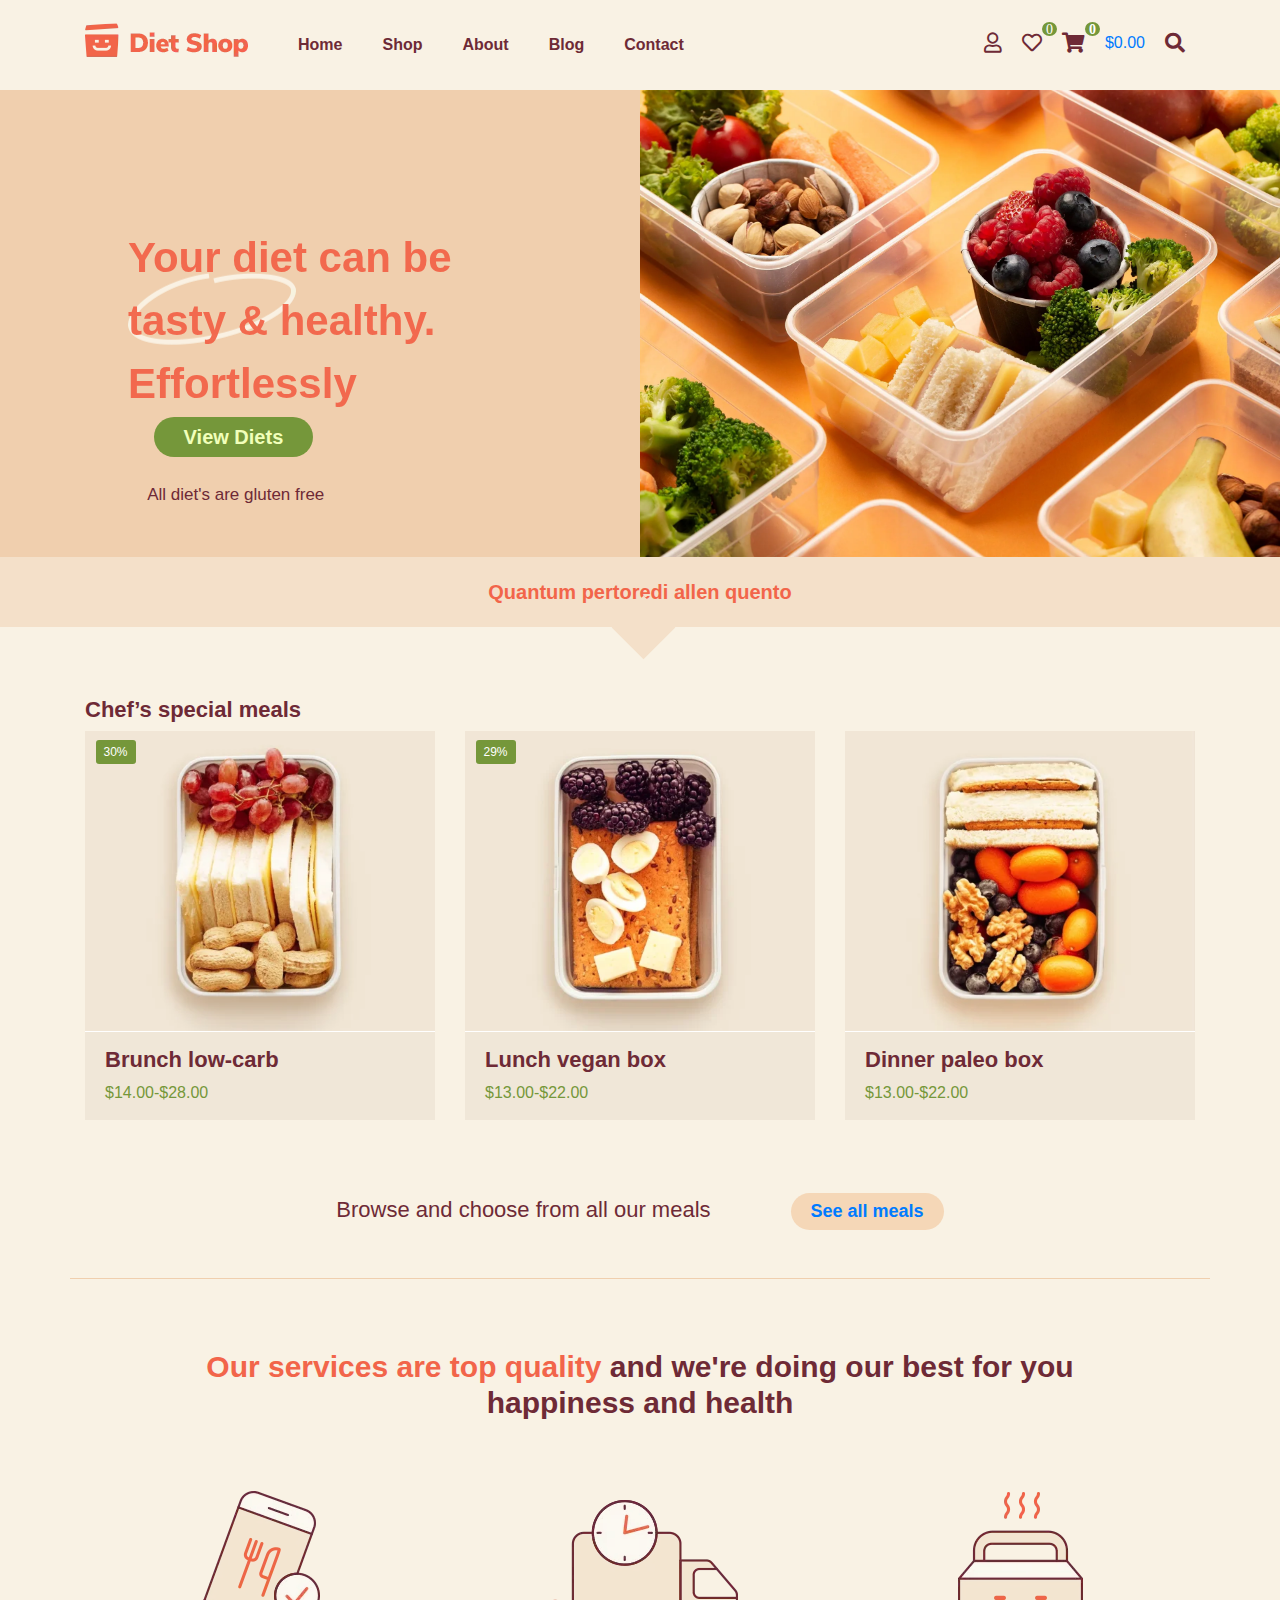
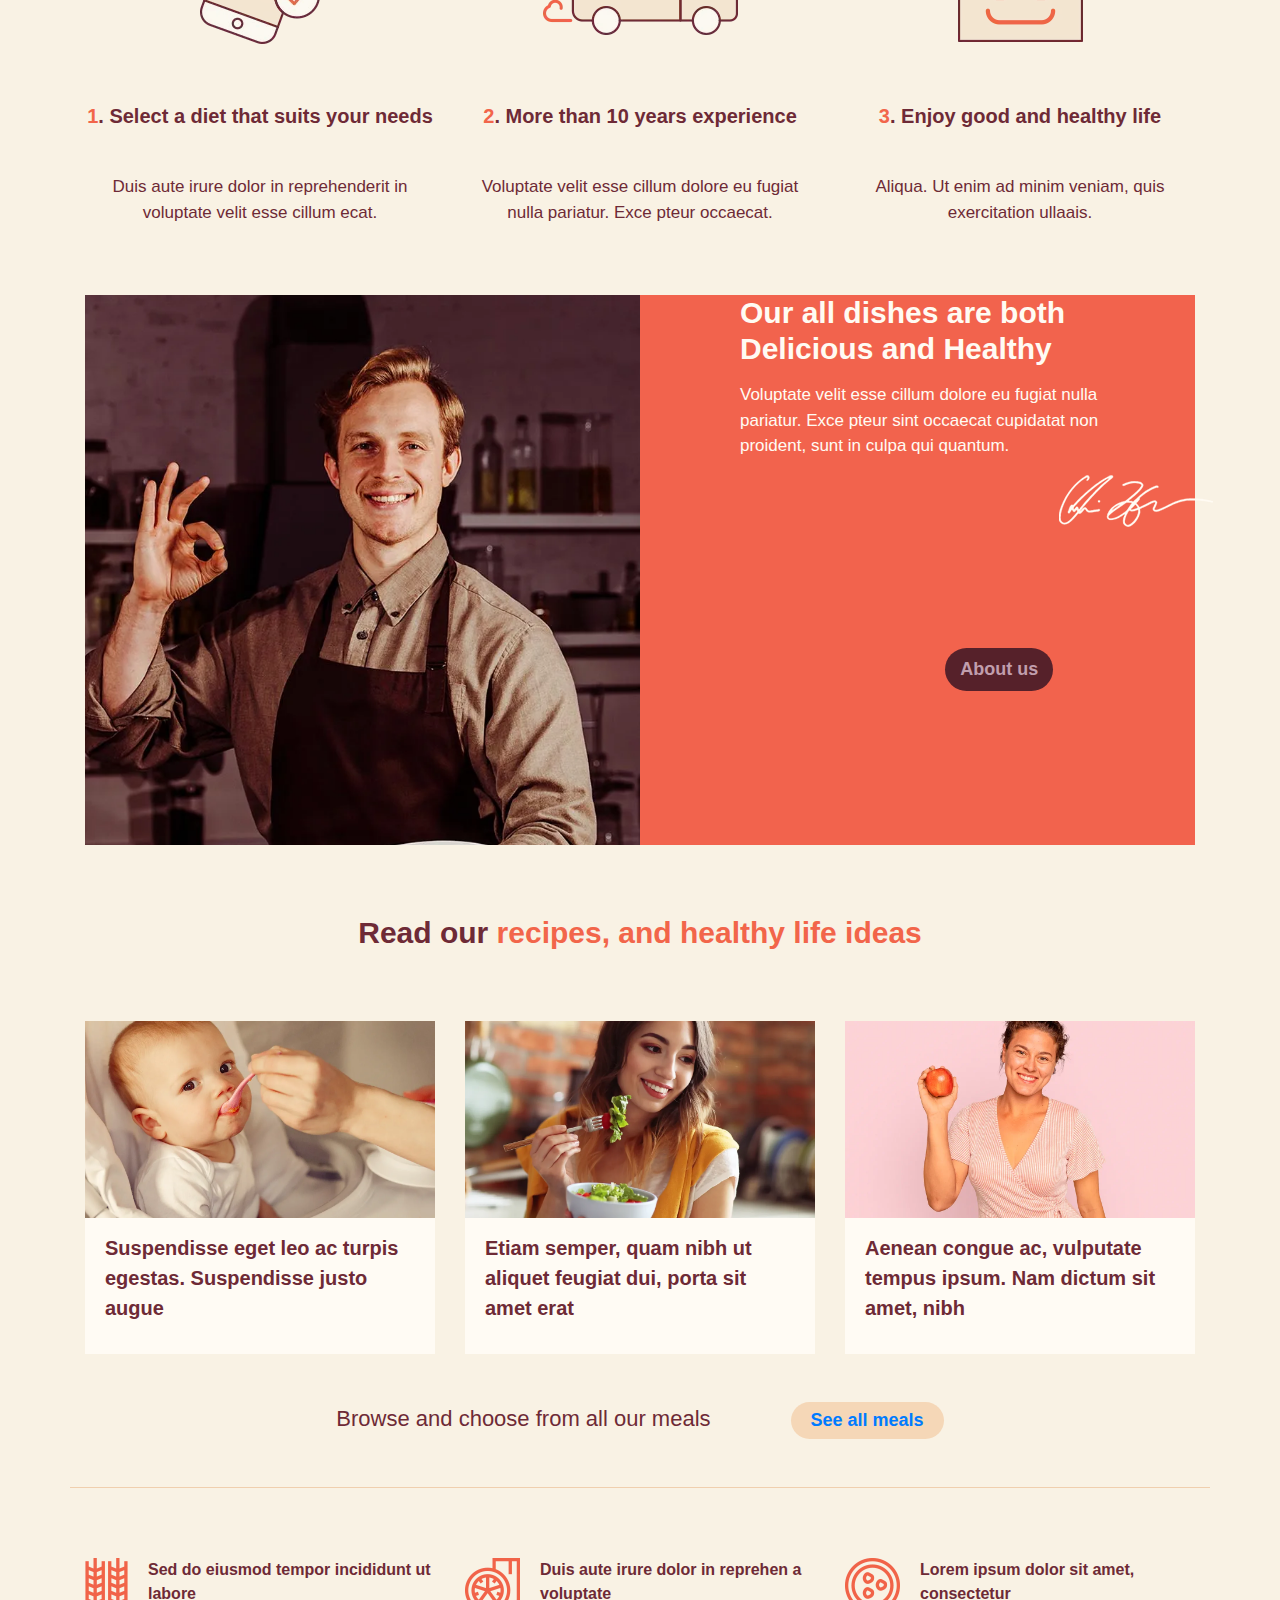
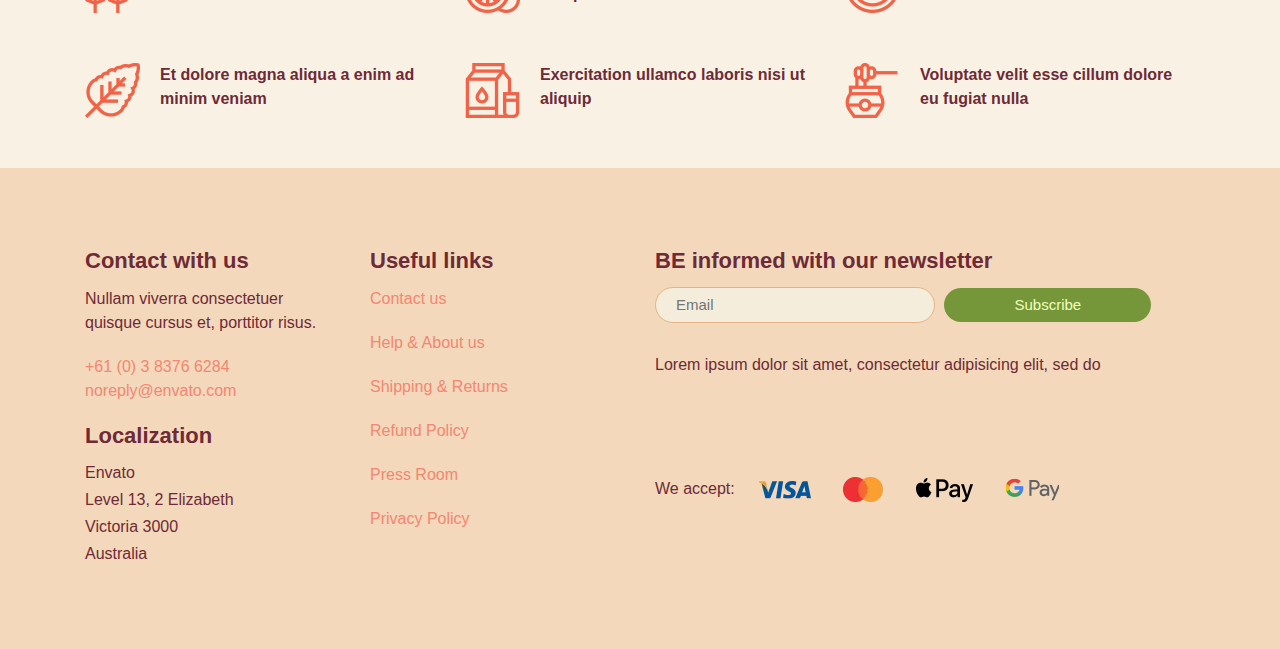
<file: index.html>
<!DOCTYPE html>
<html lang="en">

<head>
    <meta charset="UTF-8">
    <meta http-equiv="X-UA-Compatible" content="IE=edge">
    <meta name="viewport" content="width=device-width, initial-scale=1.0">
    <link rel="stylesheet" href="public/reset.css">
    <link rel="stylesheet" href="public/css/bootstrap-4.6.0-dist/css/bootstrap.min.css">
    <link rel="stylesheet" href="public/css/animate.css">
    <link rel="stylesheet" href="public/font/css/all.css">
    <link rel="stylesheet" href="public/style.css">
    <script src="public/js/jquery.min.js"></script>
    <script src="public/js/popper.min.2018.js"></script>
    <script src="public/js/jquery.easing.js"></script>
    <script src="public/js/gsap.js"></script>
    <script src="public/main.js"></script>
    <title>Project Diet Shop</title>
</head>

<body>
    <div id="header">
        <div class="container">
            <div class="row">
                <div class="col-8">
                    <div id="top-bar-left" class="d-flex">
                        <div class="logo">
                            <img src="public/images/logo.webp" alt="">
                        </div>
                        <nav>
                            <ul class="main-menu d-flex">
                                <li><a href="index.html">Home</a></li>
                                <li><a href="shop.html">Shop</a></li>
                                <li><a href="about.html">About</a></li>
                                <li><a href="blog.html">Blog</a></li>
                                <li><a href="contact.html">Contact</a></li>
                            </ul>
                        </nav>
                    </div>
                </div>
                <div class="col-4">
                    <div id="top-bar-right" class="d-flex justify-content-end">
                        <i class="far fa-user user"></i>
                        <a href="wish-list.html"><i class="far fa-heart heart"> <span class="count">0</span></i></a>
                        <a href="cart.html"> <i class="fas fa-shopping-cart cart"> <span class="count">0</span></i></a>
                        <a href=""> <span class="money">$0.00</span></a>
                        <i class="fas fa-search search"></i>
                        <i class="fas fa-bars nav-toggle"></i>
                    </div>
                </div>
                <div class="col-12 position-relative">
                    <form action="" class="nav-search">
                        <input type="text" name="" id="" placeholder="Enter your keyword">
                        <i class="fas fa-times cancel-nav-search"></i>
                    </form>
                </div>
                <div class="col-12">
                    <div class="user-account">
                        <div class="row">
                            <div class="col-12 ml-1 d-flex justify-content-between">
                                <p class="title-login">Login</p>
                                <i class="fas fa-times cancel"></i>
                            </div>
                            <div class="col-12">
                                <input type="text" name="username" id="username" placeholder="Username or Email">
                            </div>
                            <div class="col-12">
                                <input type="text" name="password" id="password" placeholder="Password">
                            </div>
                            <div class="col-12 ml-1">
                                <input type="checkbox" name="checkbox" id="checkbox">
                                <label for="checkbox" id="label-remember">Remember Me</label>
                            </div>
                            <div class="col-12">
                                <input type="submit" value="Login" id="button" class="btn btn-block">
                            </div>
                            <div class="col-12  text-center mt-2">
                                <a href="" class="lost-pass">Lost Your Password ?</a>
                            </div>
                        </div>
                    </div>
                </div>
                <div class="col-12">
                    <ul class="responsive-menu">
                        <li><a href="index.html">Home</a></li>
                        <li><a href="shop.html">Shop</a></li>
                        <li><a href="about.html">About</a></li>
                        <li><a href="blog.html">Blog</a></li>
                        <li><a href="contact.html">Contact</a></li>
                    </ul>
                </div>
            </div>
        </div>
    </div>
    <!-- End Header -->
    <div id="background">
        <div class="container-fluid p-0">
            <div class="row no-gutters">
                <div class="col-md-6">
                    <div class="background-left">
                        <p class="background-title">Your diet can be tasty & healthy. Effortlessly</p>
                        <img src="public/images/hinh tron.webp" alt="">
                        <button class="background-button">View Diets</button>
                        <p class="background-content">All diet's are gluten free</p>
                    </div>
                </div>
                <div class="col-md-6">
                    <div class="background-right">
                        <img src="public/images/background.webp" alt="">
                    </div>
                </div>
            </div>
            <div class="row">
                <div class="col-md-12">
                    <div class="background-bottom">
                        <p>Quantum pertore<span>di allen</span> quento</p>
                        <div class="block"></div>
                    </div>
                </div>
            </div>
        </div>
    </div>
    <!-- End Background -->
    <div id="wp-content">
        <div id="list-product">
            <div class="container">
                <div class="row">
                    <div class="col-md-12">
                        <h2 class="list-product-title">Chef’s special meals</h2>
                    </div>
                </div>
                <div class="row pb-5">
                    <div class="col-md-4 col-sm-6">
                        <div class="product">
                            <div class="product-img">
                                <a href=""><img class="img-fluid" src="public/images/sp-1.webp" alt=""></a>
                                <p class="discount">30%</p>
                            </div>
                            <div class="product-info">
                                <a href="">
                                    <h4>Brunch low-carb</h4>
                                </a>
                                <p class="product-price">$14.00-$28.00</p>
                            </div>
                        </div>
                    </div>
                    <div class="col-md-4 col-sm-6">
                        <div class="product">
                            <div class="product-img">
                                <a href=""><img class="img-fluid" src="public/images/sp-2.webp" alt=""></a>
                                <p class="discount">29%</p>
                            </div>
                            <div class="product-info">
                                <a href="">
                                    <h4>Lunch vegan box</h4>
                                </a>
                                <p class="product-price">$13.00-$22.00</p>
                            </div>
                        </div>
                    </div>
                    <div class="col-md-4 col-sm-6">
                        <div class="product">
                            <div class="product-img">
                                <a href=""><img class="img-fluid" src="public/images/sp-3.webp" alt=""></a>
                            </div>
                            <div class="product-info">
                                <a href="">
                                    <h4>Dinner paleo box</h4>
                                </a>
                                <p class="product-price">$13.00-$22.00</p>
                            </div>
                        </div>
                    </div>
                </div>
                <div class="row pb-5" id="block-more">
                    <div class="col-md-12">
                        <div class="product-more d-flex justify-content-center">
                            <p>Browse and choose from all our meals</p>
                            <button><a href="shop.html" class="text-decoration-none">See all meals</a></button>
                        </div>
                    </div>
                </div>
            </div>
        </div>
        <!-- End List Product -->
        <div id="service">
            <div class="container">
                <div class="row">
                    <div class="col-md-12">
                        <h2 class="title">Our services are top quality <span>and we're doing our best for you happiness
                                and
                                health</span></h2>
                    </div>
                </div>
                <div class="row">
                    <div class="col-md-4 text-center">
                        <div class="service-item">
                            <img src="public/images/phone.webp" alt="">
                            <h4><span>1</span>. Select a diet that suits your needs</h4>
                            <p>Duis aute irure dolor in reprehenderit in voluptate velit esse cillum ecat.</p>
                        </div>
                    </div>
                    <div class="col-md-4 text-center">
                        <div class="service-item">
                            <img src="public/images/car.webp" alt="">
                            <h4><span>2</span>. More than 10 years experience</h4>
                            <p>Voluptate velit esse cillum dolore eu fugiat nulla pariatur. Exce pteur occaecat.</p>
                        </div>
                    </div>
                    <div class="col-md-4 text-center">
                        <div class="service-item">
                            <img src="public/images/bag.webp" alt="">
                            <h4><span>3</span>. Enjoy good and healthy life</h4>
                            <p>Aliqua. Ut enim ad minim veniam, quis exercitation ullaais.</p>
                        </div>
                    </div>
                </div>
            </div>
        </div>
        <!-- End Service -->
        <div id="banner">
            <div class="container">
                <div class="row no-gutters">
                    <div class="col-md-6">
                        <div class="banner-left">
                            <img class="img-fluid" src="public/images/people.webp" alt="">
                        </div>
                    </div>
                    <div class="col-md-6">
                        <div class="banner-right">
                            <h2>Our all dishes are both Delicious and Healthy</h2>
                            <p>Voluptate velit esse cillum dolore eu fugiat nulla pariatur. Exce pteur sint occaecat
                                cupidatat non proident, sunt in culpa qui quantum.</p>
                            <img src="public/images/chuki.webp" alt="">
                            <button>About us</button>
                        </div>
                    </div>
                </div>
            </div>
        </div>
        <!-- End Banner -->
        <div id="list-post">
            <div class="container">
                <div class="row">
                    <div class="col-md-12">
                        <h2 class="title"><span>Read our</span> recipes, and healthy life ideas</h2>
                    </div>
                </div>
                <div class="row pb-5">
                    <div class="col-md-4">
                        <div class="post">
                            <div class="post-img">
                                <a href=""><img class="img-fluid" src="public/images/post-1.webp" alt=""></a>
                                <a href=""><i class="far fa-heart post-heart"></i></a>
                                <a href=""><i class="fab fa-facebook post-facebook"></i></a>
                            </div>
                            <div class="post-des">
                                <a href="">
                                    <p>Suspendisse eget leo ac turpis egestas. Suspendisse justo augue</p>
                                </a>
                            </div>
                        </div>
                    </div>
                    <div class="col-md-4">
                        <div class="post">
                            <div class="post-img">
                                <a href=""><img class="img-fluid" src="public/images/post-2.webp" alt=""></a>
                                <a href=""><i class="far fa-heart post-heart"></i></a>
                                <a href=""><i class="fab fa-facebook post-facebook"></i></a>
                            </div>
                            <div class="post-des">
                                <a href="">
                                    <p>Etiam semper, quam nibh ut aliquet feugiat dui, porta sit amet erat</p>
                                </a>
                            </div>
                        </div>
                    </div>
                    <div class="col-md-4">
                        <div class="post">
                            <div class="post-img">
                                <a href=""><img class="img-fluid" src="public/images/post-3.webp" alt=""></a>
                                <a href=""><i class="far fa-heart post-heart"></i></a>
                                <a href=""><i class="fab fa-facebook post-facebook"></i></a>
                            </div>
                            <div class="post-des">
                                <a href="">
                                    <p>Aenean congue ac, vulputate tempus ipsum. Nam dictum sit amet, nibh</p>
                                </a>
                            </div>
                        </div>
                    </div>
                </div>
                <div class="row pb-5" id="block-more">
                    <div class="col-md-12">
                        <div class="list-post-more product-more d-flex justify-content-center">
                            <p>Browse and choose from all our meals</p>
                            <button><a href="blog.html" class="text-decoration-none">See all meals</a></button>
                        </div>
                    </div>
                </div>
            </div>
        </div>
        <!-- End List Product -->
        <div id="more-info">
            <div class="container">
                <div class="row">
                    <div class="col-md-4">
                        <div class="more-info-item">
                            <div class="item-img d-flex">
                                <img src="public/images/more-info-1.webp" alt="">
                                <p>Sed do eiusmod tempor incididunt ut labore</p>
                            </div>
                        </div>
                    </div>
                    <div class="col-md-4">
                        <div class="more-info-item">
                            <div class="item-img d-flex">
                                <img src="public/images/more-info-2.webp" alt="">
                                <p>Duis aute irure dolor in reprehen a voluptate</p>
                            </div>
                        </div>
                    </div>
                    <div class="col-md-4">
                        <div class="more-info-item">
                            <div class="item-img d-flex">
                                <img src="public/images/more-info-3.webp" alt="">
                                <p>Lorem ipsum dolor sit amet, consectetur</p>
                            </div>
                        </div>
                    </div>
                    <div class="col-md-4">
                        <div class="more-info-item">
                            <div class="item-img d-flex">
                                <img src="public/images/more-info-4.webp" alt="">
                                <p>Et dolore magna aliqua a enim ad minim veniam</p>
                            </div>
                        </div>
                    </div>
                    <div class="col-md-4">
                        <div class="more-info-item">
                            <div class="item-img d-flex">
                                <img src="public/images/more-info-5.webp" alt="">
                                <p>Exercitation ullamco laboris nisi ut aliquip</p>
                            </div>
                        </div>
                    </div>
                    <div class="col-md-4">
                        <div class="more-info-item">
                            <div class="item-img d-flex">
                                <img src="public/images/more-info-6.webp" alt="">
                                <p>Voluptate velit esse cillum dolore eu fugiat nulla</p>
                            </div>
                        </div>
                    </div>
                </div>
            </div>
        </div>
        <!-- End More Info -->
    </div>
    <!-- End Wrapper Content -->
    <div id="footer">
        <div class="container">
            <div class="row">
                <div class="col-md-3">
                    <div class="box-left">
                        <h4 class="footer-title">Contact with us</h4>
                        <p>Nullam viverra consectetuer quisque cursus et, porttitor risus.</p>
                        <div class="box-left-link">
                            <a href="">+61 (0) 3 8376 6284</a>
                            <a href="">noreply@envato.com</a>
                        </div>
                        <h4 class="footer-title">Localization</h4>
                        <div class="box-left-location">
                            <p>Envato</p>
                            <p>Level 13, 2 Elizabeth</p>
                            <p>Victoria 3000</p>
                            <p>Australia</p>
                        </div>
                    </div>
                </div>
                <div class="col-md-3">
                    <div class="box-center">
                        <h4 class="footer-title">Useful links</h4>
                        <a href="">Contact us</a>
                        <a href="">Help & About us</a>
                        <a href="">Shipping & Returns</a>
                        <a href="">Refund Policy</a>
                        <a href="">Press Room</a>
                        <a href="">Privacy Policy</a>
                    </div>
                </div>
                <div class="col-md-6">
                    <div class="box-right">
                        <h4 class="footer-title">BE informed with our newsletter</h4>
                        <input type="text" name="email" id="footer-input" placeholder="Email">
                        <button>Subscribe</button>
                        <p>Lorem ipsum dolor sit amet, consectetur adipisicing elit, sed do</p>
                        <span>We accept:</span> <img src="public/images/pay.webp" alt="">
                    </div>
                </div>
            </div>
        </div>
    </div>
</body>

</html>
</file>
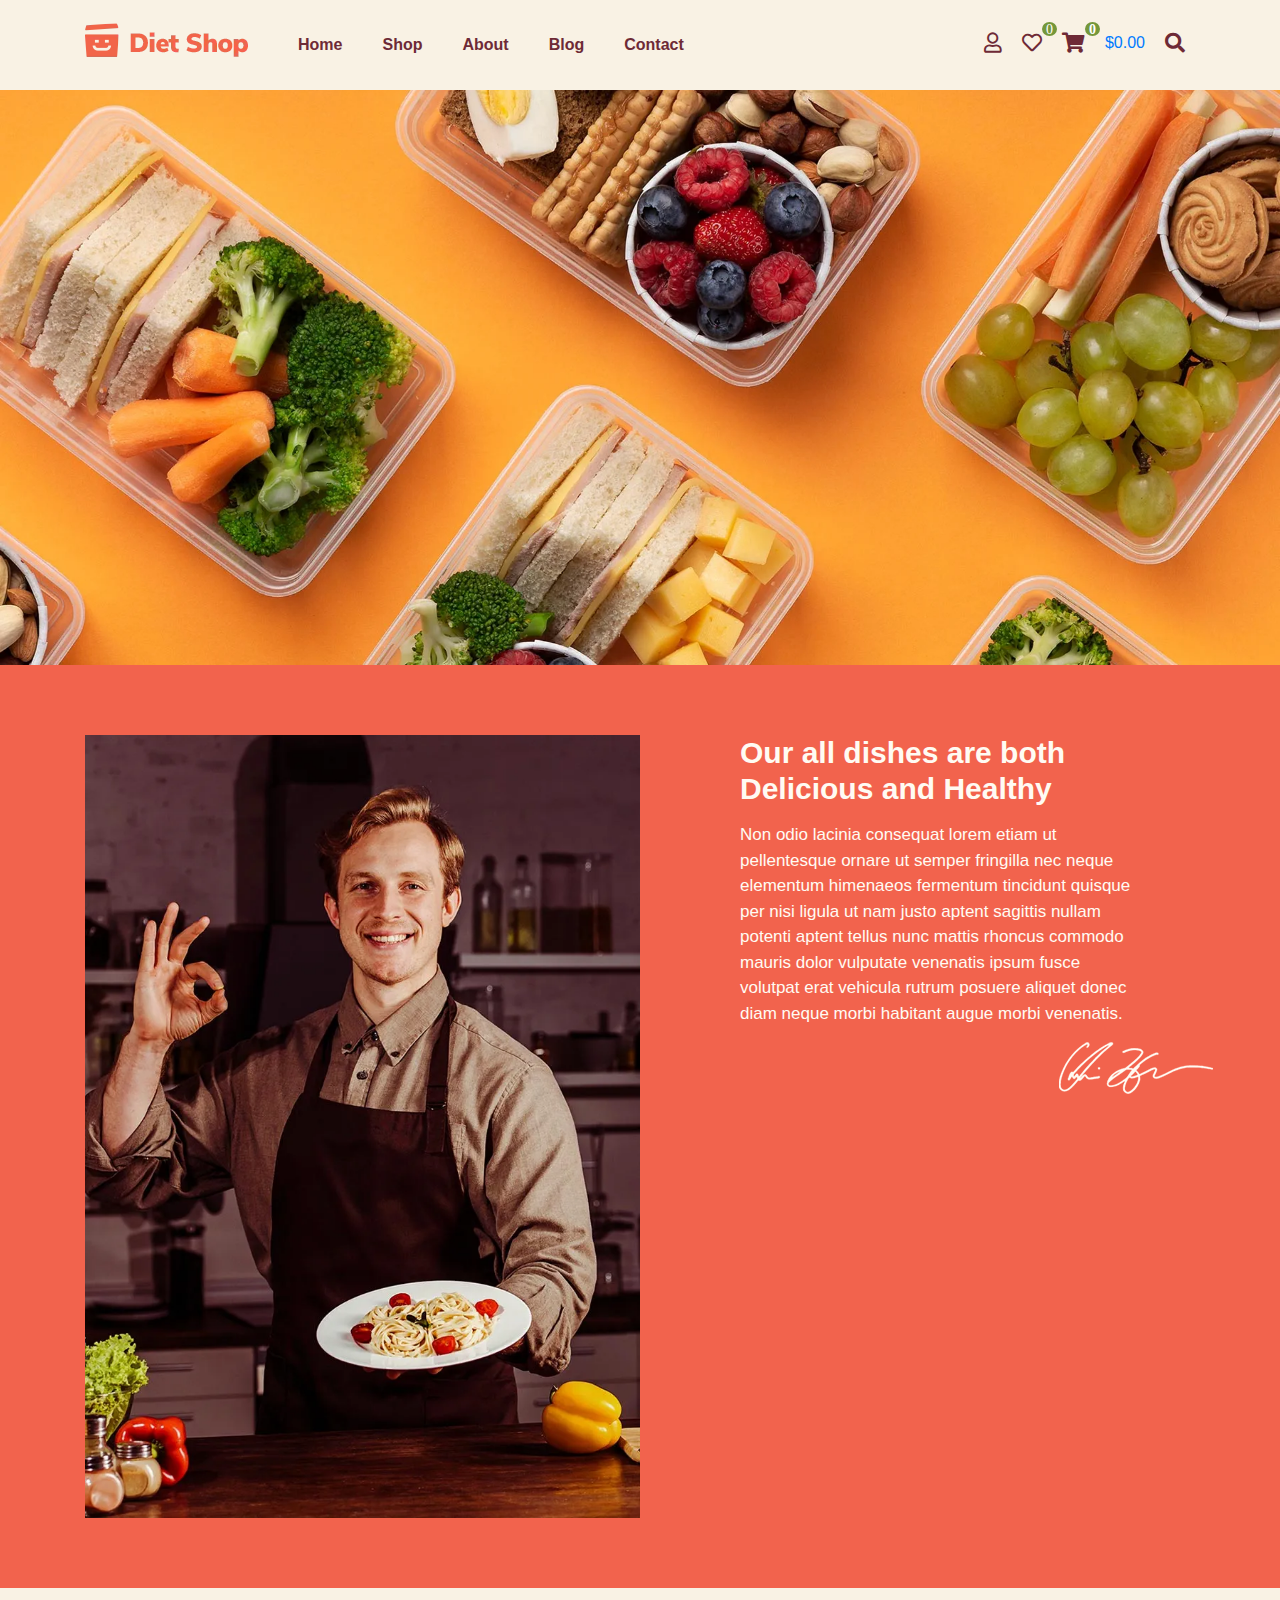
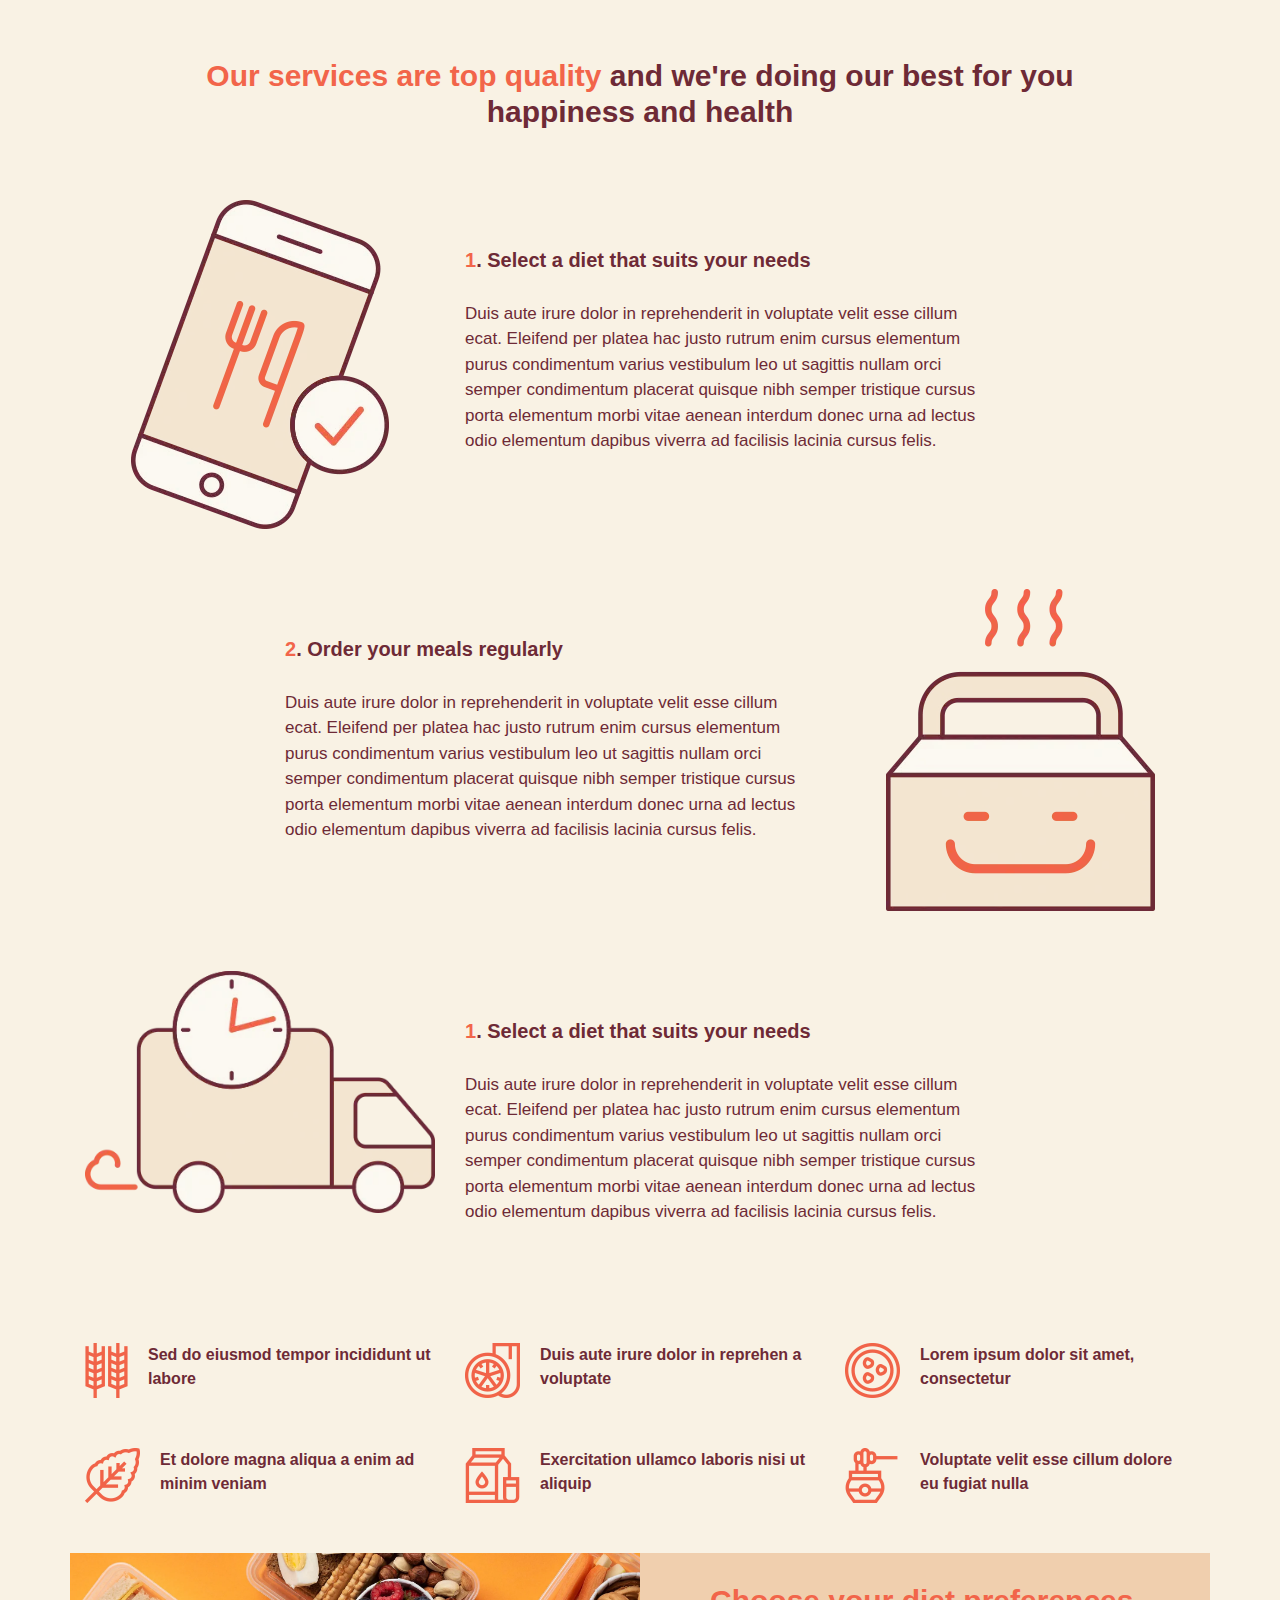
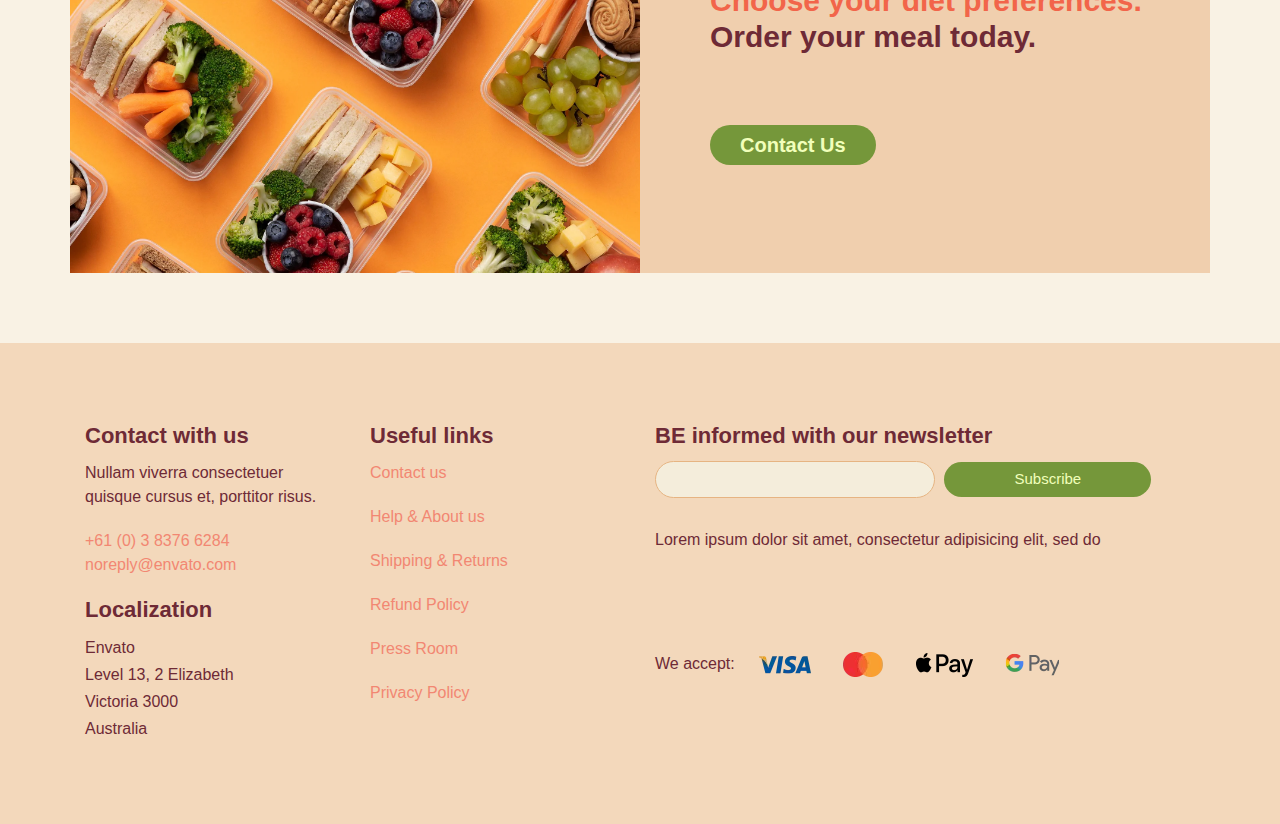
<file: about.html>
<!DOCTYPE html>
<html lang="en">

<head>
    <meta charset="UTF-8">
    <meta http-equiv="X-UA-Compatible" content="IE=edge">
    <meta name="viewport" content="width=device-width, initial-scale=1.0">
    <link rel="stylesheet" href="public/reset.css">
    <link rel="stylesheet" href="public/css/bootstrap-4.6.0-dist/css/bootstrap.min.css">
    <link rel="stylesheet" href="public/css/animate.css">
    <link rel="stylesheet" href="public/font/css/all.css">
    <link rel="stylesheet" href="public/style.css">
    <script src="public/js/jquery.min.js"></script>
    <script src="public/js/popper.min.2018.js"></script>
    <script src="public/css/bootstrap-4.6.0-dist/js/bootstrap.min.js"></script>
    <script src="public/js/jquery.easing.js"></script>
    <script src="public/js/gsap.js"></script>
    <script src="public/main.js"></script>
    <title>Project Diet Shop</title>
</head>

<body>
    <div id="header">
        <div class="container">
            <div class="row">
                <div class="col-8">
                    <div id="top-bar-left" class="d-flex">
                        <div class="logo">
                            <img src="public/images/logo.webp" alt="">
                        </div>
                        <nav>
                            <ul class="main-menu d-flex">
                                <li><a href="index.html">Home</a></li>
                                <li><a href="shop.html">Shop</a></li>
                                <li><a href="about.html">About</a></li>
                                <li><a href="blog.html">Blog</a></li>
                                <li><a href="contact.html">Contact</a></li>
                            </ul>
                        </nav>
                    </div>
                </div>
                <div class="col-4">
                    <div id="top-bar-right" class="d-flex justify-content-end">
                        <i class="far fa-user user"></i>
                        <a href="wish-list.html"><i class="far fa-heart heart"> <span class="count">0</span></i></a>
                        <a href="cart.html"> <i class="fas fa-shopping-cart cart"> <span class="count">0</span></i></a>
                        <a href=""> <span class="money">$0.00</span></a>
                        <i class="fas fa-search search"></i>
                        <i class="fas fa-bars nav-toggle"></i>
                    </div>
                </div>
                <div class="col-12">
                    <form action="" class="nav-search">
                        <input type="text" name="" id="" placeholder="Enter your keyword">
                        <i class="fas fa-times cancel-nav-search"></i>
                    </form>
                </div>
                <div class="col-12">
                    <div class="user-account">
                        <div class="row">
                            <div class="col-12 ml-1 d-flex justify-content-between">
                                <p class="title-login">Login</p>
                                <i class="fas fa-times cancel"></i>
                            </div>
                            <div class="col-12">
                                <input type="text" name="username" id="username" placeholder="Username or Email">
                            </div>
                            <div class="col-12">
                                <input type="text" name="password" id="password" placeholder="Password">
                            </div>
                            <div class="col-12 ml-1">
                                <input type="checkbox" name="checkbox" id="checkbox">
                                <label for="checkbox" id="label-remember">Remember Me</label>
                            </div>
                            <div class="col-12">
                                <input type="submit" value="Login" id="button" class="btn btn-block">
                            </div>
                            <div class="col-12  text-center mt-2">
                                <a href="" class="lost-pass">Lost Your Password ?</a>
                            </div>
                        </div>
                    </div>
                </div>
                <div class="col-12">
                    <ul class="responsive-menu">
                        <li><a href="index.html">Home</a></li>
                        <li><a href="shop.html">Shop</a></li>
                        <li><a href="about.html">About</a></li>
                        <li><a href="blog.html">Blog</a></li>
                        <li><a href="contact.html">Contact</a></li>
                    </ul>
                </div>
            </div>
        </div>
    </div>
    <!-- End Header -->
    <div id="background-shop">
        <div class="container-fluid p-0">
            <div class="row">
                <div class="col-md-12">
                    <img class="w-100" src="public/images/background-2.webp" alt="">
                </div>
            </div>
        </div>
    </div>
    <!-- End Background -->
    <div id="wp-content-about">
        <div id="banner">
            <div class="container">
                <div class="row no-gutters">
                    <div class="col-md-6">
                        <div class="banner-left">
                            <img class="img-fluid" src="public/images/people.webp" alt="">
                        </div>
                    </div>
                    <div class="col-md-6">
                        <div class="banner-right">
                            <h2>Our all dishes are both Delicious and Healthy</h2>
                            <p>Non odio lacinia consequat lorem etiam ut pellentesque ornare ut semper fringilla nec
                                neque elementum himenaeos fermentum tincidunt quisque per nisi ligula ut nam justo
                                aptent sagittis nullam potenti aptent tellus nunc mattis rhoncus commodo mauris dolor
                                vulputate venenatis ipsum fusce volutpat erat vehicula rutrum posuere aliquet donec diam
                                neque morbi habitant augue morbi venenatis.</p>
                            <img src="public/images/chuki.webp" alt="">
                        </div>
                    </div>
                </div>
            </div>
        </div>
        <div id="service">
            <div class="container">
                <div class="row">
                    <div class="col-md-12">
                        <h2 class="title">Our services are top quality <span>and we're doing our best for you happiness
                                and
                                health</span></h2>
                    </div>
                </div>
                <div class="row">
                    <div class="col-md-12 text-center">
                        <div class="service-item">
                            <div class="row">
                                <div class="col-md-4">
                                    <img class="img-fluid" src="public/images/phone-shop.webp" alt="">
                                </div>
                                <div class="col-md-8 text-left">
                                    <div class="service-item-title-1">
                                        <h4 class="mt-5 mb-2"><span>1</span>. Select a diet that suits your needs</h4>
                                        <p>Duis aute irure dolor in reprehenderit in voluptate velit esse cillum ecat.
                                            Eleifend per platea hac justo rutrum enim cursus elementum purus condimentum
                                            varius vestibulum leo ut sagittis nullam orci semper condimentum placerat
                                            quisque nibh semper tristique cursus porta elementum morbi vitae aenean
                                            interdum
                                            donec urna ad lectus odio elementum dapibus viverra ad facilisis lacinia
                                            cursus
                                            felis.</p>
                                    </div>
                                </div>
                            </div>
                        </div>
                    </div>
                </div>
                <div class="row">
                    <div class="col-md-12 text-center">
                        <div class="service-item">
                            <div class="row">
                                <div class="col-md-8 text-left">
                                    <div class="service-item-title-2">
                                        <h4 class="mt-5 mb-2"><span>2</span>. Order your meals regularly</h4>
                                        <p>Duis aute irure dolor in reprehenderit in voluptate velit esse cillum ecat.
                                            Eleifend per platea hac justo rutrum enim cursus elementum purus condimentum
                                            varius vestibulum leo ut sagittis nullam orci semper condimentum placerat
                                            quisque nibh semper tristique cursus porta elementum morbi vitae aenean
                                            interdum
                                            donec urna ad lectus odio elementum dapibus viverra ad facilisis lacinia
                                            cursus
                                            felis.</p>
                                    </div>
                                </div>
                                <div class="col-md-4">
                                    <img class="img-fluid" src="public/images/bag-shop.webp" alt="">
                                </div>
                            </div>
                        </div>
                    </div>
                </div>
                <div class="row">
                    <div class="col-md-12 text-center">
                        <div class="service-item">
                            <div class="row">
                                <div class="col-md-4">
                                    <img class="img-fluid" src="public/images/car-shop.webp" alt="">
                                </div>
                                <div class="col-md-8 text-left">
                                    <div class="service-item-title-1">
                                        <h4 class="mt-5 mb-2"><span>1</span>. Select a diet that suits your needs</h4>
                                        <p>Duis aute irure dolor in reprehenderit in voluptate velit esse cillum ecat.
                                            Eleifend per platea hac justo rutrum enim cursus elementum purus condimentum
                                            varius vestibulum leo ut sagittis nullam orci semper condimentum placerat
                                            quisque nibh semper tristique cursus porta elementum morbi vitae aenean
                                            interdum
                                            donec urna ad lectus odio elementum dapibus viverra ad facilisis lacinia
                                            cursus
                                            felis.</p>
                                    </div>
                                </div>
                            </div>
                        </div>
                    </div>
                </div>
            </div>
        </div>
        <div id="more-info">
            <div class="container">
                <div class="row">
                    <div class="col-md-4">
                        <div class="more-info-item">
                            <div class="item-img d-flex">
                                <img src="public/images/more-info-1.webp" alt="">
                                <p>Sed do eiusmod tempor incididunt ut labore</p>
                            </div>
                        </div>
                    </div>
                    <div class="col-md-4">
                        <div class="more-info-item">
                            <div class="item-img d-flex">
                                <img src="public/images/more-info-2.webp" alt="">
                                <p>Duis aute irure dolor in reprehen a voluptate</p>
                            </div>
                        </div>
                    </div>
                    <div class="col-md-4">
                        <div class="more-info-item">
                            <div class="item-img d-flex">
                                <img src="public/images/more-info-3.webp" alt="">
                                <p>Lorem ipsum dolor sit amet, consectetur</p>
                            </div>
                        </div>
                    </div>
                    <div class="col-md-4">
                        <div class="more-info-item">
                            <div class="item-img d-flex">
                                <img src="public/images/more-info-4.webp" alt="">
                                <p>Et dolore magna aliqua a enim ad minim veniam</p>
                            </div>
                        </div>
                    </div>
                    <div class="col-md-4">
                        <div class="more-info-item">
                            <div class="item-img d-flex">
                                <img src="public/images/more-info-5.webp" alt="">
                                <p>Exercitation ullamco laboris nisi ut aliquip</p>
                            </div>
                        </div>
                    </div>
                    <div class="col-md-4">
                        <div class="more-info-item">
                            <div class="item-img d-flex">
                                <img src="public/images/more-info-6.webp" alt="">
                                <p>Voluptate velit esse cillum dolore eu fugiat nulla</p>
                            </div>
                        </div>
                    </div>
                </div>
            </div>
        </div>
        <div id="banner-about-contact">
            <div class="container p-0" id="banner-about-contact-container">
                <div class="row no-gutters">
                    <div class="col-md-6">
                        <img class="img-fluid" src="public/images/background-2.webp" alt="">
                    </div>
                    <div class="col-md-6">
                        <div class="banner-about-contact-content">
                            <h2 class="title">Choose your diet preferences. <span>Order your meal today.</span></h2>
                            <button class="background-button">Contact Us</button>
                        </div>
                    </div>
                </div>
            </div>
        </div>
    </div>
    <div id="footer">
        <div class="container">
            <div class="row">
                <div class="col-md-3">
                    <div class="box-left">
                        <h4 class="footer-title">Contact with us</h4>
                        <p>Nullam viverra consectetuer quisque cursus et, porttitor risus.</p>
                        <div class="box-left-link">
                            <a href="">+61 (0) 3 8376 6284</a>
                            <a href="">noreply@envato.com</a>
                        </div>
                        <h4 class="footer-title">Localization</h4>
                        <div class="box-left-location">
                            <p>Envato</p>
                            <p>Level 13, 2 Elizabeth</p>
                            <p>Victoria 3000</p>
                            <p>Australia</p>
                        </div>
                    </div>
                </div>
                <div class="col-md-3">
                    <div class="box-center">
                        <h4 class="footer-title">Useful links</h4>
                        <a href="">Contact us</a>
                        <a href="">Help & About us</a>
                        <a href="">Shipping & Returns</a>
                        <a href="">Refund Policy</a>
                        <a href="">Press Room</a>
                        <a href="">Privacy Policy</a>
                    </div>
                </div>
                <div class="col-md-6">
                    <div class="box-right">
                        <h4 class="footer-title">BE informed with our newsletter</h4>
                        <input type="text" name="email" id="footer-input">
                        <button>Subscribe</button>
                        <p>Lorem ipsum dolor sit amet, consectetur adipisicing elit, sed do</p>
                        <span>We accept:</span> <img src="public/images/pay.webp" alt="">
                    </div>
                </div>
            </div>
        </div>
    </div>
</body>

</html>
</file>
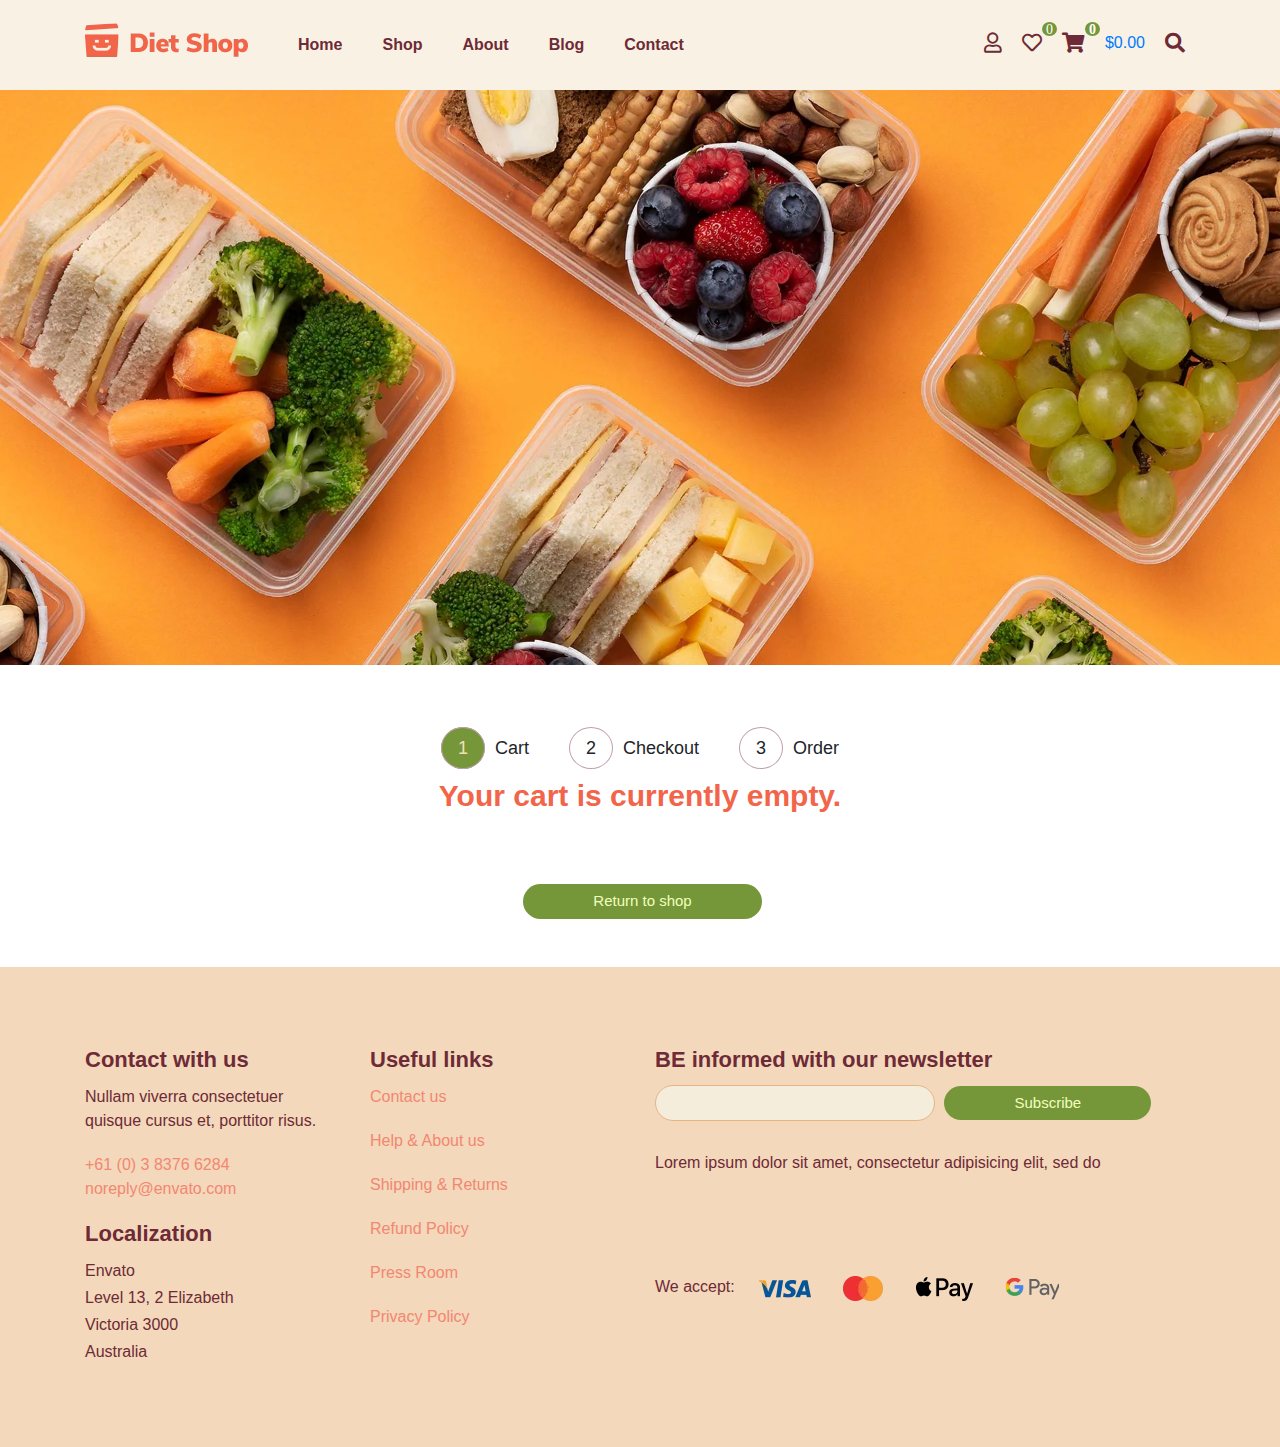
<file: cart.html>
<!DOCTYPE html>
<html lang="en">

<head>
    <meta charset="UTF-8">
    <meta http-equiv="X-UA-Compatible" content="IE=edge">
    <meta name="viewport" content="width=device-width, initial-scale=1.0">
    <link rel="stylesheet" href="public/reset.css">
    <link rel="stylesheet" href="public/css/bootstrap-4.6.0-dist/css/bootstrap.min.css">
    <link rel="stylesheet" href="public/css/animate.css">
    <link rel="stylesheet" href="public/font/css/all.css">
    <link rel="stylesheet" href="public/style.css">
    <script src="public/js/jquery.min.js"></script>
    <script src="public/js/popper.min.2018.js"></script>
    <script src="public/css/bootstrap-4.6.0-dist/js/bootstrap.min.js"></script>
    <script src="public/js/jquery.easing.js"></script>
    <script src="public/js/gsap.js"></script>
    <script src="public/main.js"></script>
    <title>Project Diet Shop</title>
</head>

<body>
    <div id="header">
        <div class="container">
            <div class="row">
                <div class="col-8">
                    <div id="top-bar-left" class="d-flex">
                        <div class="logo">
                            <img src="public/images/logo.webp" alt="">
                        </div>
                        <nav>
                            <ul class="main-menu d-flex">
                                <li><a href="index.html">Home</a></li>
                                <li><a href="shop.html">Shop</a></li>
                                <li><a href="about.html">About</a></li>
                                <li><a href="blog.html">Blog</a></li>
                                <li><a href="contact.html">Contact</a></li>
                            </ul>
                        </nav>
                    </div>
                </div>
                <div class="col-4">
                    <div id="top-bar-right" class="d-flex justify-content-end">
                        <i class="far fa-user user"></i>
                        <a href="wish-list.html"><i class="far fa-heart heart"> <span class="count">0</span></i></a>
                        <a href="cart.html"> <i class="fas fa-shopping-cart cart"> <span class="count">0</span></i></a>
                        <a href=""> <span class="money">$0.00</span></a>
                        <i class="fas fa-search search"></i>
                        <i class="fas fa-bars nav-toggle"></i>
                    </div>
                </div>
                <div class="col-12">
                    <form action="" class="nav-search">
                        <input type="text" name="" id="" placeholder="Enter your keyword">
                        <i class="fas fa-times cancel-nav-search"></i>
                    </form>
                </div>
                <div class="col-12">
                    <div class="user-account">
                        <div class="row">
                            <div class="col-12 ml-1 d-flex justify-content-between">
                                <p class="title-login">Login</p>
                                <i class="fas fa-times cancel"></i>
                            </div>
                            <div class="col-12">
                                <input type="text" name="username" id="username" placeholder="Username or Email">
                            </div>
                            <div class="col-12">
                                <input type="text" name="password" id="password" placeholder="Password">
                            </div>
                            <div class="col-12 ml-1">
                                <input type="checkbox" name="checkbox" id="checkbox">
                                <label for="checkbox" id="label-remember">Remember Me</label>
                            </div>
                            <div class="col-12">
                                <input type="submit" value="Login" id="button" class="btn btn-block">
                            </div>
                            <div class="col-12  text-center mt-2">
                                <a href="" class="lost-pass">Lost Your Password ?</a>
                            </div>
                        </div>
                    </div>
                </div>
                <div class="col-12">
                    <ul class="responsive-menu">
                        <li><a href="index.html">Home</a></li>
                        <li><a href="shop.html">Shop</a></li>
                        <li><a href="about.html">About</a></li>
                        <li><a href="blog.html">Blog</a></li>
                        <li><a href="contact.html">Contact</a></li>
                    </ul>
                </div>
            </div>
        </div>
    </div>
    <!-- End Header -->
    <div id="background-shop">
        <div class="container-fluid p-0">
            <div class="row">
                <div class="col-md-12">
                    <img class="w-100" src="public/images/background-2.webp" alt="">
                </div>
            </div>
        </div>
    </div>
    <!-- End Background -->
    <div id="wp-content-cart">
        <div id="list-post">
            <div class="container">
                <div class="row pb-5">
                    <div class="col-12">
                        <ul class="list-checkout d-flex">
                            <li><span>1</span>Cart</li>
                            <li><span>2</span>Checkout</li>
                            <li><span>3</span>Order</li>
                        </ul>
                    </div>
                    <div class="col-12 text-center">
                        <h2 class="title">Your cart is currently empty.</h2>
                        <a href="shop.html"> <button class="button">Return to shop</button></a>
                    </div>
                </div>
            </div>
        </div>
    </div>
    <div id="footer">
        <div class="container">
            <div class="row">
                <div class="col-md-3">
                    <div class="box-left">
                        <h4 class="footer-title">Contact with us</h4>
                        <p>Nullam viverra consectetuer quisque cursus et, porttitor risus.</p>
                        <div class="box-left-link">
                            <a href="">+61 (0) 3 8376 6284</a>
                            <a href="">noreply@envato.com</a>
                        </div>
                        <h4 class="footer-title">Localization</h4>
                        <div class="box-left-location">
                            <p>Envato</p>
                            <p>Level 13, 2 Elizabeth</p>
                            <p>Victoria 3000</p>
                            <p>Australia</p>
                        </div>
                    </div>
                </div>
                <div class="col-md-3">
                    <div class="box-center">
                        <h4 class="footer-title">Useful links</h4>
                        <a href="">Contact us</a>
                        <a href="">Help & About us</a>
                        <a href="">Shipping & Returns</a>
                        <a href="">Refund Policy</a>
                        <a href="">Press Room</a>
                        <a href="">Privacy Policy</a>
                    </div>
                </div>
                <div class="col-md-6">
                    <div class="box-right">
                        <h4 class="footer-title">BE informed with our newsletter</h4>
                        <input type="text" name="email" id="footer-input">
                        <button>Subscribe</button>
                        <p>Lorem ipsum dolor sit amet, consectetur adipisicing elit, sed do</p>
                        <span>We accept:</span> <img src="public/images/pay.webp" alt="">
                    </div>
                </div>
            </div>
        </div>
    </div>
</body>

</html>
</file>
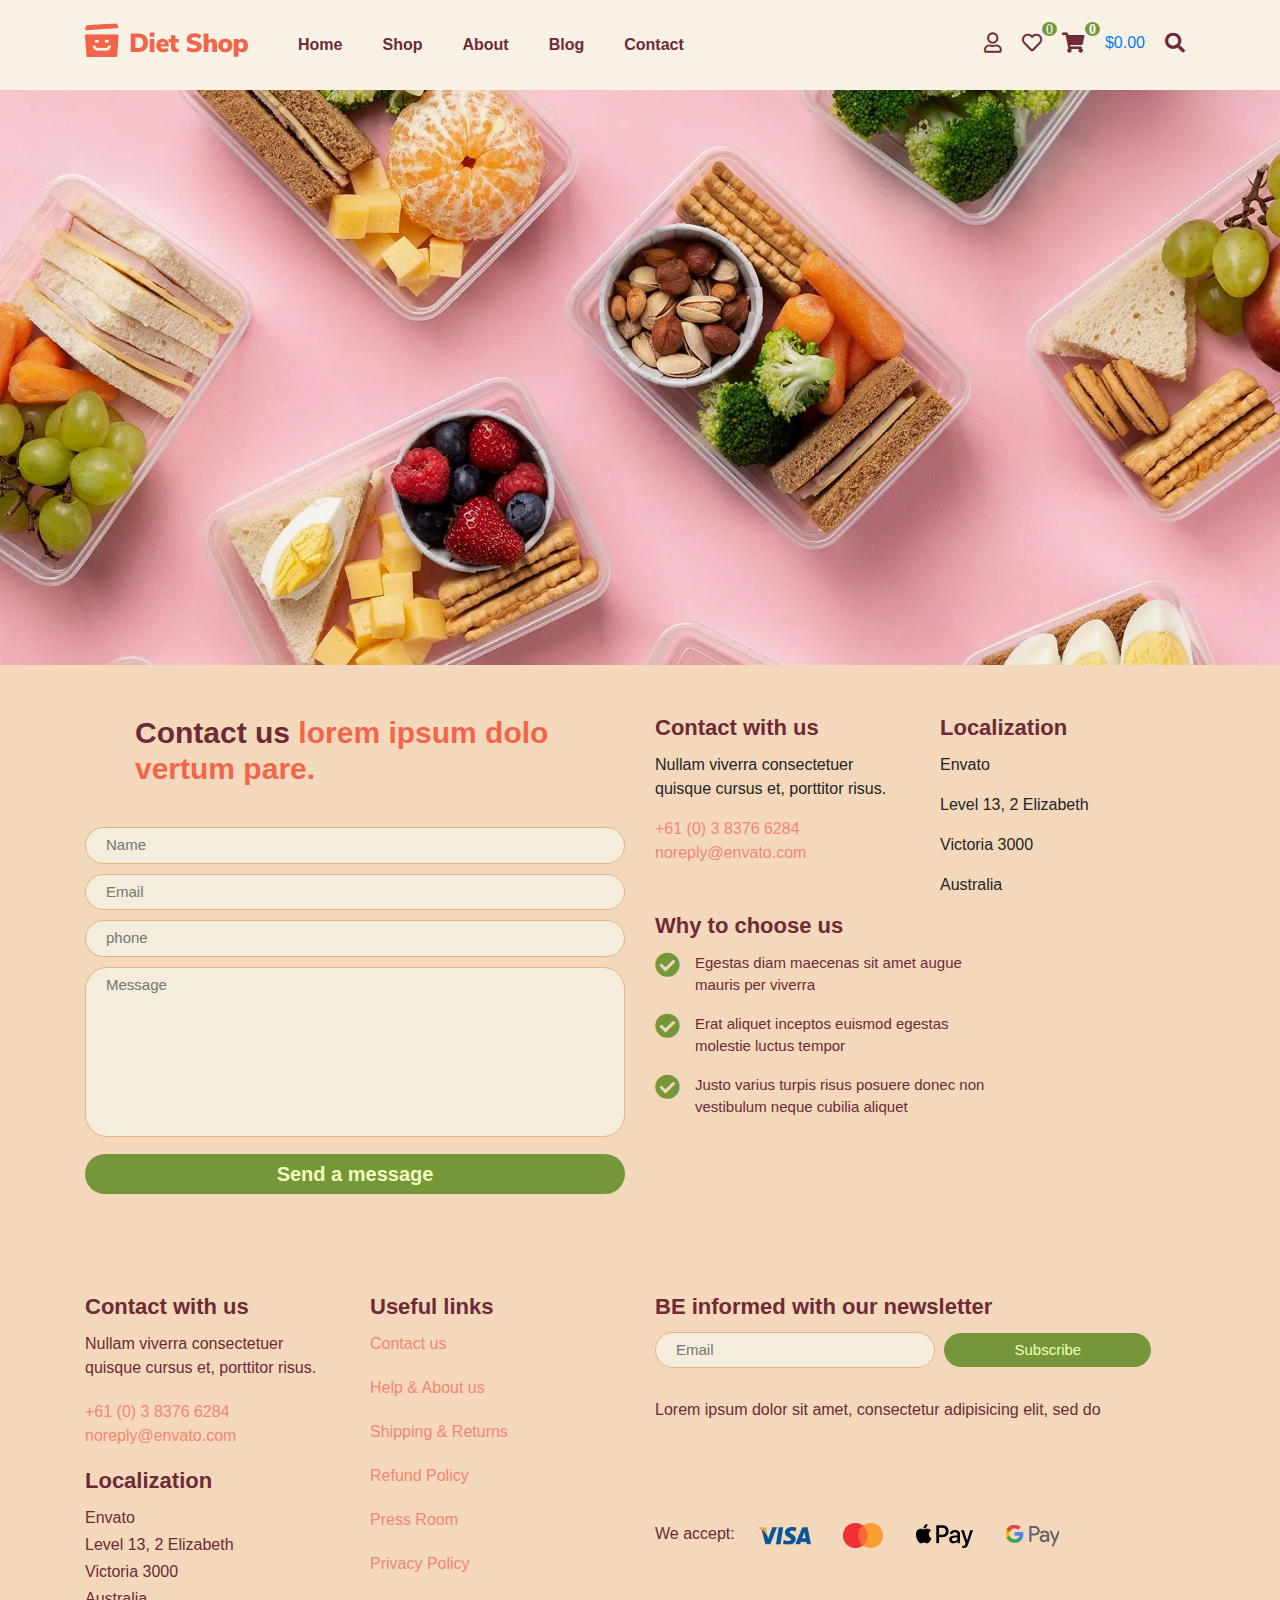
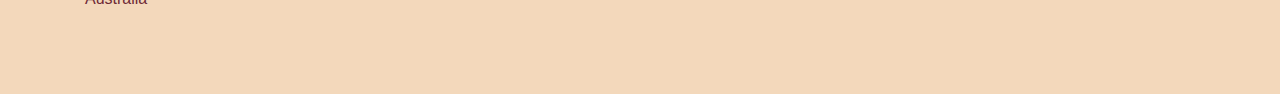
<file: contact.html>
<!DOCTYPE html>
<html lang="en">

<head>
    <meta charset="UTF-8">
    <meta http-equiv="X-UA-Compatible" content="IE=edge">
    <meta name="viewport" content="width=device-width, initial-scale=1.0">
    <link rel="stylesheet" href="public/reset.css">
    <link rel="stylesheet" href="public/css/bootstrap-4.6.0-dist/css/bootstrap.min.css">
    <link rel="stylesheet" href="public/css/animate.css">
    <link rel="stylesheet" href="public/font/css/all.css">
    <link rel="stylesheet" href="public/style.css">
    <script src="public/js/jquery.min.js"></script>
    <script src="public/js/popper.min.2018.js"></script>
    <script src="public/css/bootstrap-4.6.0-dist/js/bootstrap.min.js"></script>
    <script src="public/js/jquery.easing.js"></script>
    <script src="public/js/gsap.js"></script>
    <script src="public/main.js"></script>
    <title>Project Diet Shop</title>
</head>

<body>
    <div id="header">
        <div class="container">
            <div class="row">
                <div class="col-8">
                    <div id="top-bar-left" class="d-flex">
                        <div class="logo">
                            <img src="public/images/logo.webp" alt="">
                        </div>
                        <nav>
                            <ul class="main-menu d-flex">
                                <li><a href="index.html">Home</a></li>
                                <li><a href="shop.html">Shop</a></li>
                                <li><a href="about.html">About</a></li>
                                <li><a href="blog.html">Blog</a></li>
                                <li><a href="contact.html">Contact</a></li>
                            </ul>
                        </nav>
                    </div>
                </div>
                <div class="col-4">
                    <div id="top-bar-right" class="d-flex justify-content-end">
                        <i class="far fa-user user"></i>
                        <a href="wish-list.html"><i class="far fa-heart heart"> <span class="count">0</span></i></a>
                        <a href="cart.html"> <i class="fas fa-shopping-cart cart"> <span class="count">0</span></i></a>
                        <a href=""> <span class="money">$0.00</span></a>
                        <i class="fas fa-search search"></i>
                        <i class="fas fa-bars nav-toggle"></i>
                    </div>
                </div>
                <div class="col-12">
                    <form action="" class="nav-search">
                        <input type="text" name="" id="" placeholder="Enter your keyword">
                        <i class="fas fa-times cancel-nav-search"></i>
                    </form>
                </div>
                <div class="col-12">
                    <div class="user-account">
                        <div class="row">
                            <div class="col-12 ml-1 d-flex justify-content-between">
                                <p class="title-login">Login</p>
                                <i class="fas fa-times cancel"></i>
                            </div>
                            <div class="col-12">
                                <input type="text" name="username" id="username" placeholder="Username or Email">
                            </div>
                            <div class="col-12">
                                <input type="text" name="password" id="password" placeholder="Password">
                            </div>
                            <div class="col-12 ml-1">
                                <input type="checkbox" name="checkbox" id="checkbox">
                                <label for="checkbox" id="label-remember">Remember Me</label>
                            </div>
                            <div class="col-12">
                                <input type="submit" value="Login" id="button" class="btn btn-block">
                            </div>
                            <div class="col-12  text-center mt-2">
                                <a href="" class="lost-pass">Lost Your Password ?</a>
                            </div>
                        </div>
                    </div>
                </div>
                <div class="col-12">
                    <ul class="responsive-menu">
                        <li><a href="index.html">Home</a></li>
                        <li><a href="shop.html">Shop</a></li>
                        <li><a href="about.html">About</a></li>
                        <li><a href="blog.html">Blog</a></li>
                        <li><a href="contact.html">Contact</a></li>
                    </ul>
                </div>
            </div>
        </div>
    </div>
    <!-- End Header -->
    <div id="background-shop">
        <div class="container-fluid p-0">
            <div class="row">
                <div class="col-md-12">
                    <img class="w-100" src="public/images/background-shop.webp" alt="">
                </div>
            </div>
        </div>
    </div>
    <!-- End Background -->
    <div id="wp-content-contact">
        <div class="container">
            <div class="row">
                <div class="col-md-6">
                    <h2 class="title"><span>Contact us </span> lorem ipsum dolo vertum pare.</h2>
                    <form action="">
                        <input type="text" name="name" id="footer-input" placeholder="Name">
                        <input type="text" name="email" id="footer-input" placeholder="Email">
                        <input type="text" name="phone" id="footer-input" placeholder="phone">
                        <textarea name="" id="footer-input" cols="30" rows="10" placeholder="Message"></textarea>
                        <button>Send a message</button>
                    </form>
                </div>
                <div class="col-md-6">
                    <div class="row">
                        <div class="col-md-6">
                            <div class="box-left">
                                <h4 class="footer-title">Contact with us</h4>
                                <p>Nullam viverra consectetuer quisque cursus et, porttitor risus.</p>
                                <div class="box-left-link">
                                    <a href="">+61 (0) 3 8376 6284</a>
                                    <a href="">noreply@envato.com</a>
                                </div>
                            </div>
                        </div>
                        <div class="col-md-6">
                            <h4 class="footer-title">Localization</h4>
                            <div class="box-left-location">
                                <p>Envato</p>
                                <p>Level 13, 2 Elizabeth</p>
                                <p>Victoria 3000</p>
                                <p>Australia</p>
                            </div>
                        </div>
                    </div>
                    <div class="row">
                        <div class="col-md-12">
                            <div class="box-bottom">
                                <h4 class="footer-title">Why to choose us</h4>
                                <div class="box-bottom-choose d-flex">
                                    <i class="fas fa-check-circle"></i>
                                    <p>Egestas diam maecenas sit amet augue mauris per viverra</p>
                                </div>
                                <div class="box-bottom-choose d-flex">
                                    <i class="fas fa-check-circle"></i>
                                    <p>Erat aliquet inceptos euismod egestas molestie
                                        luctus tempor</p>
                                </div>
                                <div class="box-bottom-choose d-flex">
                                    <i class="fas fa-check-circle"></i>
                                    <p>Justo varius turpis risus posuere donec non
                                        vestibulum neque cubilia aliquet</p>
                                </div>
                            </div>
                        </div>
                    </div>
                </div>
            </div>
        </div>
    </div>
    <div id="footer">
        <div class="container">
            <div class="row">
                <div class="col-md-3">
                    <div class="box-left">
                        <h4 class="footer-title">Contact with us</h4>
                        <p>Nullam viverra consectetuer quisque cursus et, porttitor risus.</p>
                        <div class="box-left-link">
                            <a href="">+61 (0) 3 8376 6284</a>
                            <a href="">noreply@envato.com</a>
                        </div>
                        <h4 class="footer-title">Localization</h4>
                        <div class="box-left-location">
                            <p>Envato</p>
                            <p>Level 13, 2 Elizabeth</p>
                            <p>Victoria 3000</p>
                            <p>Australia</p>
                        </div>
                    </div>
                </div>
                <div class="col-md-3">
                    <div class="box-center">
                        <h4 class="footer-title">Useful links</h4>
                        <a href="">Contact us</a>
                        <a href="">Help & About us</a>
                        <a href="">Shipping & Returns</a>
                        <a href="">Refund Policy</a>
                        <a href="">Press Room</a>
                        <a href="">Privacy Policy</a>
                    </div>
                </div>
                <div class="col-md-6">
                    <div class="box-right">
                        <h4 class="footer-title">BE informed with our newsletter</h4>
                        <input type="text" name="email" id="footer-input" placeholder="Email">
                        <button>Subscribe</button>
                        <p>Lorem ipsum dolor sit amet, consectetur adipisicing elit, sed do</p>
                        <span>We accept:</span> <img src="public/images/pay.webp" alt="">
                    </div>
                </div>
            </div>
        </div>
    </div>
</body>

</html>
</file>
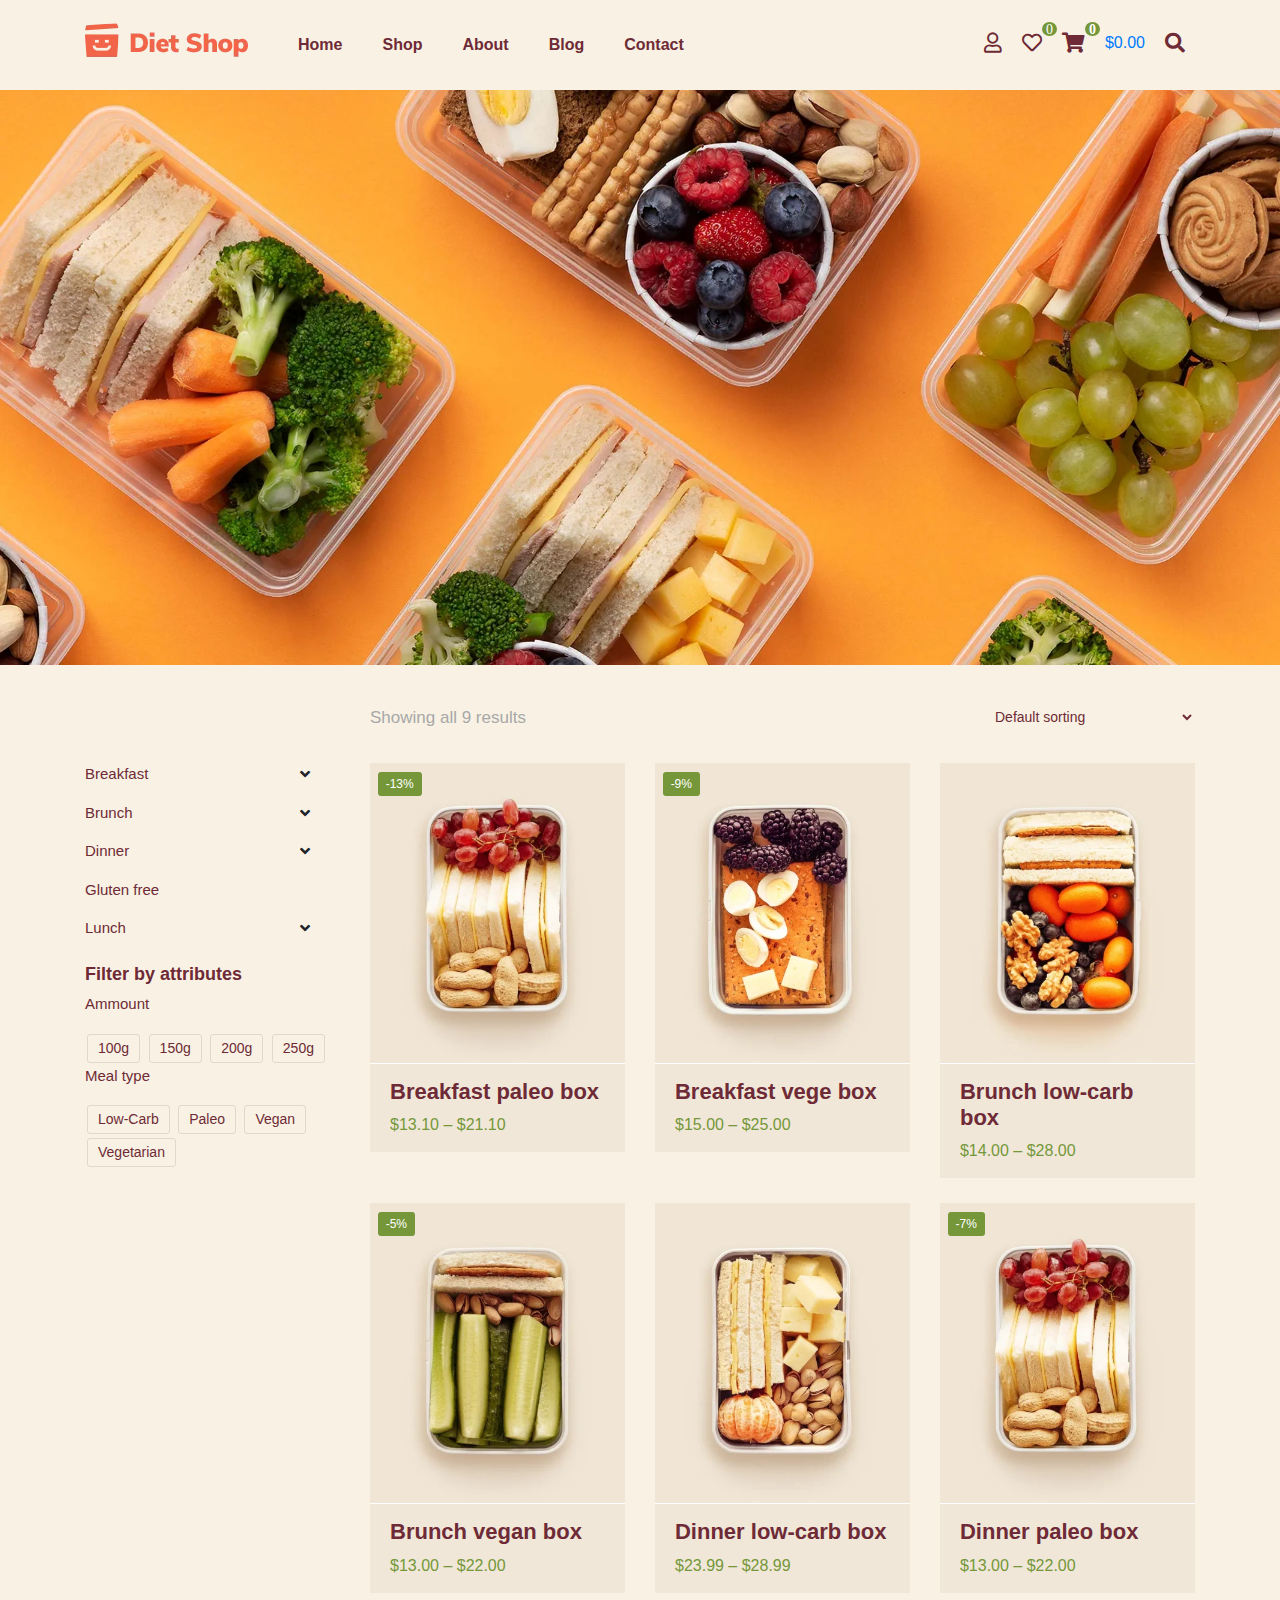
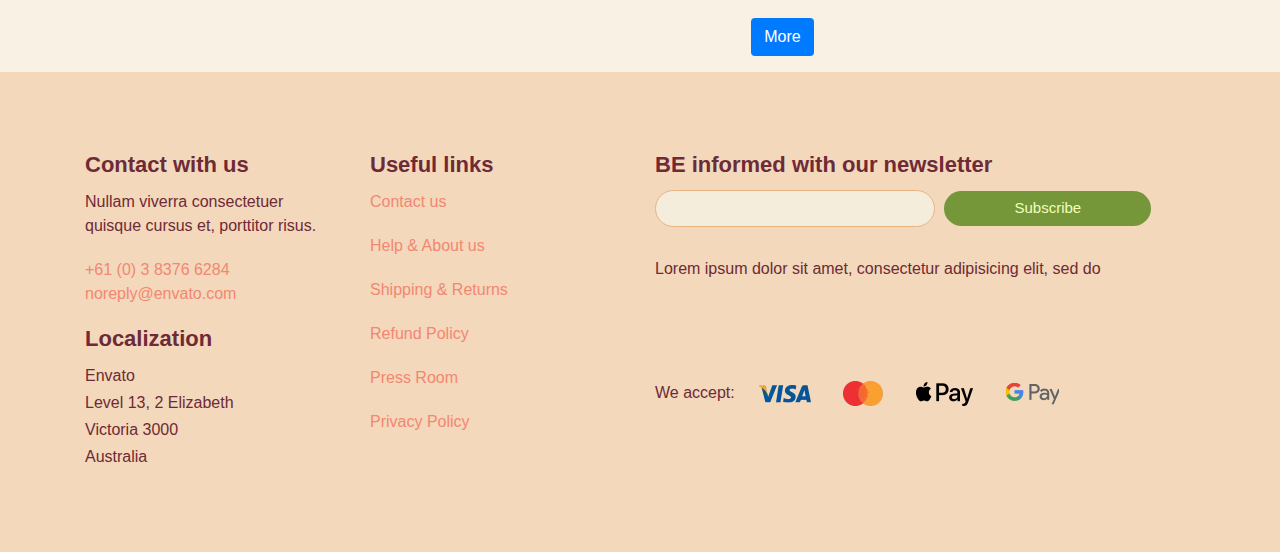
<file: shop.html>
<!DOCTYPE html>
<html lang="en">

<head>
    <meta charset="UTF-8">
    <meta http-equiv="X-UA-Compatible" content="IE=edge">
    <meta name="viewport" content="width=device-width, initial-scale=1.0">
    <link rel="stylesheet" href="public/reset.css">
    <link rel="stylesheet" href="public/css/bootstrap-4.6.0-dist/css/bootstrap.min.css">
    <link rel="stylesheet" href="public/css/animate.css">
    <link rel="stylesheet" href="public/font/css/all.css">
    <link rel="stylesheet" href="public/style.css">
    <script src="public/js/jquery.min.js"></script>
    <script src="public/js/popper.min.2018.js"></script>
    <script src="public/css/bootstrap-4.6.0-dist/js/bootstrap.min.js"></script>
    <script src="public/js/jquery.easing.js"></script>
    <script src="public/js/gsap.js"></script>
    <script src="public/main.js"></script>
    <title>Project Diet Shop</title>
</head>

<body>
    <div id="header">
        <div class="container">
            <div class="row">
                <div class="col-8">
                    <div id="top-bar-left" class="d-flex">
                        <div class="logo">
                            <img src="public/images/logo.webp" alt="">
                        </div>
                        <nav>
                            <ul class="main-menu d-flex">
                                <li><a href="index.html">Home</a></li>
                                <li><a href="shop.html">Shop</a></li>
                                <li><a href="about.html">About</a></li>
                                <li><a href="blog.html">Blog</a></li>
                                <li><a href="contact.html">Contact</a></li>
                            </ul>
                        </nav>
                    </div>
                </div>
                <div class="col-4">
                    <div id="top-bar-right" class="d-flex justify-content-end">
                        <i class="far fa-user user"></i>
                        <a href="wish-list.html"><i class="far fa-heart heart"> <span class="count">0</span></i></a>
                        <a href="cart.html"> <i class="fas fa-shopping-cart cart"> <span class="count">0</span></i></a>
                        <a href=""> <span class="money">$0.00</span></a>
                        <i class="fas fa-search search"></i>
                        <i class="fas fa-bars nav-toggle"></i>
                    </div>
                </div>
                <div class="col-12">
                    <form action="" class="nav-search">
                        <input type="text" name="" id="" placeholder="Enter your keyword">
                        <i class="fas fa-times cancel-nav-search"></i>
                    </form>
                </div>
                <div class="col-12">
                    <div class="user-account">
                        <div class="row">
                            <div class="col-12 ml-1 d-flex justify-content-between">
                                <p class="title-login">Login</p>
                                <i class="fas fa-times cancel"></i>
                            </div>
                            <div class="col-12">
                                <input type="text" name="username" id="username" placeholder="Username or Email">
                            </div>
                            <div class="col-12">
                                <input type="text" name="password" id="password" placeholder="Password">
                            </div>
                            <div class="col-12 ml-1">
                                <input type="checkbox" name="checkbox" id="checkbox">
                                <label for="checkbox" id="label-remember">Remember Me</label>
                            </div>
                            <div class="col-12">
                                <input type="submit" value="Login" id="button" class="btn btn-block">
                            </div>
                            <div class="col-12  text-center mt-2">
                                <a href="" class="lost-pass">Lost Your Password ?</a>
                            </div>
                        </div>
                    </div>
                </div>
                <div class="col-12">
                    <ul class="responsive-menu">
                        <li><a href="index.html">Home</a></li>
                        <li><a href="shop.html">Shop</a></li>
                        <li><a href="about.html">About</a></li>
                        <li><a href="blog.html">Blog</a></li>
                        <li><a href="contact.html">Contact</a></li>
                    </ul>
                </div>
            </div>
        </div>
    </div>
    <!-- End Header -->
    <div id="background-shop">
        <div class="container-fluid p-0">
            <div class="row">
                <div class="col-md-12">
                    <img class="w-100" src="public/images/background-2.webp" alt="">
                </div>
            </div>
        </div>
    </div>
    <!-- End Background -->
    <div id="wp-content-shop">
        <div class="container">
            <div class="row">
                <div class="col-md-3">
                    <div id="side-bar-left">
                        <ul class="main-menu">
                            <li><a href="">Breakfast</a>
                                <ul class="sub-menu">
                                    <li><a href="">Salad</a></li>
                                    <li><a href="">Sandwich</a></li>
                                </ul>
                                <i class="fas fa-angle-down angle"></i>
                            </li>
                            <li><a href="">Brunch</a>
                                <ul class="sub-menu">
                                    <li><a href="">Fruits</a></li>
                                </ul>
                                <i class="fas fa-angle-down angle"></i>
                            </li>
                            <li><a href="">Dinner</a>
                                <ul class="sub-menu">
                                    <li><a href="">Meal</a></li>
                                    <li><a href="">Soup</a></li>
                                </ul>
                                <i class="fas fa-angle-down angle"></i>
                            </li>
                            <li><a href="">Gluten free</a></li>
                            <li><a href="">Lunch</a>
                                <ul class="sub-menu">
                                    <li><a href="">Fruits and additions</a></li>
                                    <li><a href="">Vegetables</a></li>
                                </ul>
                                <i class="fas fa-angle-down angle"></i>
                            </li>
                        </ul>
                        <div class="filter">
                            <h5>Filter by attributes</h5>
                            <p class="ammount">Ammount</p>
                            <div class="filter-detail">
                                <a href="" data-toggle="tooltip" title="100g" data-placement="top"><span>100g</span></a>
                                <a href="" data-toggle="tooltip" title="150g" data-placement="top"><span>150g</span></a>
                                <a href="" data-toggle="tooltip" title="200g" data-placement="top"><span>200g</span></a>
                                <a href="" data-toggle="tooltip" title="250g" data-placement="top"><span>250g</span></a>
                            </div>
                            <p class="meal-type">Meal type</p>
                            <div class="filter-detail">
                                <a href="" data-toggle="tooltip" title="Low-Carb"
                                    data-placement="top"><span>Low-Carb</span></a>
                                <a href="" data-toggle="tooltip" title="Paleo"
                                    data-placement="top"><span>Paleo</span></a>
                                <a href="" data-toggle="tooltip" title="Vegan"
                                    data-placement="top"><span>Vegan</span></a>
                                <a href="" data-toggle="tooltip" title="Vegetarian"
                                    data-placement="top"><span>Vegetarian</span></a>
                            </div>
                        </div>
                    </div>
                </div>
                <div class="col-md-9">
                    <div id="list-product">
                        <div class="row mb-3">
                            <div class="col-md-6">
                                <p class="showing">Showing all 9 results</p>
                            </div>
                            <div class="col-md-6 text-right">
                                <form action="">
                                    <select name="" id="sort">
                                        <option value="menu_order" selected="selected">Default sorting</option>
                                        <option value="popularity">Sort by popularity</option>
                                        <option value="rating">Sort by average rating</option>
                                        <option value="date">Sort by latest</option>
                                        <option value="price">Sort by price: low to high</option>
                                        <option value="price-desc">Sort by price: high to low</option>
                                    </select>
                                </form>
                            </div>
                        </div>
                        <div class="row">
                            <div class="col-md-4 col-sm-6">
                                <div class="product">
                                    <div class="product-img">
                                        <a href=""><img class="img-fluid" src="public/images/sp-1.webp" alt=""></a>
                                        <p class="discount">-13%</p>
                                    </div>
                                    <div class="product-info">
                                        <a href="">
                                            <h4>Breakfast paleo box</h4>
                                        </a>
                                        <p class="product-price">$13.10 – $21.10</p>
                                    </div>
                                </div>
                            </div>
                            <div class="col-md-4 col-sm-6">
                                <div class="product">
                                    <div class="product-img">
                                        <a href=""><img class="img-fluid" src="public/images/sp-2.webp" alt=""></a>
                                        <p class="discount">-9%</p>
                                    </div>
                                    <div class="product-info">
                                        <a href="">
                                            <h4>Breakfast vege box</h4>
                                        </a>
                                        <p class="product-price">$15.00 – $25.00</p>
                                    </div>
                                </div>
                            </div>
                            <div class="col-md-4 col-sm-6">
                                <div class="product">
                                    <div class="product-img">
                                        <a href=""><img class="img-fluid" src="public/images/sp-3.webp" alt=""></a>
                                    </div>
                                    <div class="product-info">
                                        <a href="">
                                            <h4>Brunch low-carb box</h4>
                                        </a>
                                        <p class="product-price">$14.00 – $28.00</p>
                                    </div>
                                </div>
                            </div>
                            <div class="col-md-4 col-sm-6">
                                <div class="product">
                                    <div class="product-img">
                                        <a href=""><img class="img-fluid" src="public/images/sp-4.webp" alt=""></a>
                                        <p class="discount">-5%</p>
                                    </div>
                                    <div class="product-info">
                                        <a href="">
                                            <h4>Brunch vegan box</h4>
                                        </a>
                                        <p class="product-price">$13.00 – $22.00</p>
                                    </div>
                                </div>
                            </div>
                            <div class="col-md-4 col-sm-6">
                                <div class="product">
                                    <div class="product-img">
                                        <a href=""><img class="img-fluid" src="public/images/sp-5.webp" alt=""></a>
                                    </div>
                                    <div class="product-info">
                                        <a href="">
                                            <h4>Dinner low-carb box</h4>
                                        </a>
                                        <p class="product-price">$23.99 – $28.99</p>
                                    </div>
                                </div>
                            </div>
                            <div class="col-md-4 col-sm-6">
                                <div class="product">
                                    <div class="product-img">
                                        <a href=""><img class="img-fluid" src="public/images/sp-6.webp" alt=""></a>
                                        <p class="discount">-7%</p>
                                    </div>
                                    <div class="product-info">
                                        <a href="">
                                            <h4>Dinner paleo box</h4>
                                        </a>
                                        <p class="product-price">$13.00 – $22.00</p>
                                    </div>
                                </div>
                            </div>
                            <div class="col-md-4 col-sm-6 more-product">
                                <div class="product">
                                    <div class="product-img">
                                        <a href=""><img class="img-fluid" src="public/images/sp-7.webp" alt=""></a>
                                        <p class="discount">-23%</p>
                                    </div>
                                    <div class="product-info">
                                        <a href="">
                                            <h4>Lunch paleo box</h4>
                                        </a>
                                        <p class="product-price">$12.30 – $22.80</p>
                                    </div>
                                </div>
                            </div>
                            <div class="col-md-4 col-sm-6 more-product">
                                <div class="product">
                                    <div class="product-img">
                                        <a href=""><img class="img-fluid" src="public/images/sp-8.webp" alt=""></a>
                                        <p class="discount">-23%</p>
                                    </div>
                                    <div class="product-info">
                                        <a href="">
                                            <h4>Lunch vegan box</h4>
                                        </a>
                                        <p class="product-price">$13.00 – $22.00</p>
                                    </div>
                                </div>
                            </div>
                            <div class="col-md-4 col-sm-6 more-product">
                                <div class="product">
                                    <div class="product-img">
                                        <a href=""><img class="img-fluid" src="public/images/sp-9.webp" alt=""></a>
                                        <p class="discount">-23%</p>
                                    </div>
                                    <div class="product-info">
                                        <a href="">
                                            <h4>Lunch vege box</h4>
                                        </a>
                                        <p class="product-price">$15.00 – $25.00</p>
                                    </div>
                                </div>
                            </div>
                        </div>
                        <div class="row">
                            <div class="col-md-12 text-center mb-3">
                                <button class="btn button-more"
                                    style="background-color: #007bff; color: #ffffff;">More</button>
                            </div>
                        </div>
                    </div>
                </div>
            </div>
        </div>
    </div>
    <div id="footer">
        <div class="container">
            <div class="row">
                <div class="col-md-3">
                    <div class="box-left">
                        <h4 class="footer-title">Contact with us</h4>
                        <p>Nullam viverra consectetuer quisque cursus et, porttitor risus.</p>
                        <div class="box-left-link">
                            <a href="">+61 (0) 3 8376 6284</a>
                            <a href="">noreply@envato.com</a>
                        </div>
                        <h4 class="footer-title">Localization</h4>
                        <div class="box-left-location">
                            <p>Envato</p>
                            <p>Level 13, 2 Elizabeth</p>
                            <p>Victoria 3000</p>
                            <p>Australia</p>
                        </div>
                    </div>
                </div>
                <div class="col-md-3">
                    <div class="box-center">
                        <h4 class="footer-title">Useful links</h4>
                        <a href="">Contact us</a>
                        <a href="">Help & About us</a>
                        <a href="">Shipping & Returns</a>
                        <a href="">Refund Policy</a>
                        <a href="">Press Room</a>
                        <a href="">Privacy Policy</a>
                    </div>
                </div>
                <div class="col-md-6">
                    <div class="box-right">
                        <h4 class="footer-title">BE informed with our newsletter</h4>
                        <input type="text" name="email" id="footer-input">
                        <button>Subscribe</button>
                        <p>Lorem ipsum dolor sit amet, consectetur adipisicing elit, sed do</p>
                        <span>We accept:</span> <img src="public/images/pay.webp" alt="">
                    </div>
                </div>
            </div>
        </div>
    </div>
</body>

</html>
</file>
<file: public/style.css>
/*=================BODY=================*/

body{
    font-family: 'Nunito Sans', sans-serif;
    font-size: 16px;
    line-height: 1.5;
    font-weight: 400;
}

/*=================HEADER=================*/

#header{
    background-color: rgb(249, 242, 228);
    padding: 23px 0px;
    position: fixed;
    top: 0;
    width: 100%;
    z-index: 3;
    margin-bottom: 52px;
    transition: 0.2s;
}

#header.show{
    padding: 5px 0px;
    opacity: 0.97;
}


#top-bar-left ul.main-menu{
    margin-bottom: 0px;
    padding-left: 15px;
}

#top-bar-left ul.main-menu li {
    list-style: none;
}

#top-bar-left ul.main-menu li a {
    text-decoration: none;
    display: block;
    padding: 10px 10px;
    font-size: 14px;
    color: #6e2a36;
    font-weight: 700;
    transition: 0.25s ease-in-out;
}

#top-bar-left ul.main-menu li:hover a{
    color: #f2654a;
}

#top-bar-left .main-menu{
    display: none!important;
}

#top-bar-right span{
    padding: 8px 10px;
}


#top-bar-right span.money{
    display: none;
}


#top-bar-right i{
    padding: 10px 10px;
    color: #6e2a36;
    font-size: 15px;
}

#top-bar-right i.user{
    cursor: pointer;
}

#top-bar-right i.heart,
#top-bar-right i.cart{
    position: relative;
}


#top-bar-right .count{
    position: absolute;
    top: -1px;
    right: -5px;
    padding: 0px 4px;
    background: #75973a;
    border-radius: 100%;
    color: white;
    font-size: 14px;
}

.responsive-menu{
    background-color: rgb(233 212 172);;
    padding-left: 0px;
    position: absolute;
    width: 100%;
    top: 23px;
    left: 0%;
    display: none;
}

.responsive-menu.scroll{
    top: 0px;
}

 .responsive-menu li {
    list-style: none;
}

.responsive-menu li:first-child a {
    margin-top: 10px;
}

.responsive-menu li:last-child a{
    margin-bottom: 20px;
}

 .responsive-menu li a {
    text-decoration: none;
    font-size: 14px;
    display: block;
    padding: 10px 20px;
    color: #6e2a36;
    font-weight: 700
}
.responsive-menu li:hover a {
    color: #f2654a;
}

#top-bar-right i.nav-toggle {
    font-size: 18px;
    padding: 10px 0px 10px 10px;
}

.user-account {
    position: absolute;
    background-color: rgb(249, 242, 228);
    padding: 15px;
    box-shadow: 0 0 10px 1px rgb(0 0 0 / 20%);
    width: 250px;
    right: 0px;
    display: none;
}

.user-account.show{
    display: block;
}

.user-account .title-login{
    font-weight: bold;
    font-size: 20px;
    color: #6e2a36;
}

.user-account .cancel{
    font-size: 18px;
    font-weight: bolder;
    cursor: pointer;
    padding: 5px 10px 5px 10px;
}

.user-account #username,
.user-account #password
{
    background-color: #f4eddb;
    border: 1px solid #e6b482;
    border-radius: 22px;
    color: #b18b88;
    font-size: 15px;
    padding: 6px 20px;
    outline: none;
    margin-bottom: 10px;
    width: 100%;
}

.user-account #label-remember {
    color: #6e2a36;
}

.user-account #button{
    background-color: #75973a;
    border-radius: 25px;
    color: #f1ffba;
    font-size: 15px;
    padding: 6px 70px;
    border: none;
    margin-left: 5px;
}

.user-account .lost-pass{
    font-size: 14px;
    text-decoration: none;
    font-weight: 300;
    color: #6e2a36;
}

.nav-search{
    position: absolute;
    right: 0%;
    top: 0%;
    margin: 0px auto;
    display: none;
}

.nav-search.show{
    display: block;
}

.nav-search input {
    background-color: #f4eddb;
    border: 1px solid #e6b482;
    color: #b18b88;
    outline: none;
    width: 500px;
    box-shadow: 0 0 0;
    font-size: 12px;
    padding: 10px 70px 10px 10px;
}

.nav-search .cancel-nav-search{
    position: absolute;
    padding: 14px 10px 14px 10px;
    right: 0px;
    cursor: pointer;
}


/*=================BACKGROUND=================*/

#background {
    background-color: #F0CFAE;
    margin-top: 86px;
}

#background .background-right img{
    width: 100%;
    animation: background-right-animate 3s forwards;
}

@keyframes background-right-animate {
    0%{opacity: 0;}
    100%{opacity: 1;}
}


#background .background-left{
    position: relative;
}

#background .background-left{
    height: 100%;
}

#background .background-left .background-title{
    color: #f2654a;
    font-size: 25px;
    font-weight: 800;
    text-align: left;
    width: 300px;
    position: absolute;
    top: 30%;
    left: 20%;
    z-index: 2;
    display: none;
}

#background .background-left .background-button{
    background-color: #75973a;
    border-radius: 29px;
    color: #f1ffba;
    font-size: 16px;
    font-weight: 700;
    padding: 5px 20px;
    position: absolute;
    top: 70%;
    left: 24%;
    z-index: 1;
    border: none;
    transition: 0.25s ease-in;
    display: none;
}

#background .background-left .background-button:hover{
    background-color: #7aad21;
}

#background .background-left .background-content{
    color:#6e2a36;
    font-size: 14px;
    position: absolute;
    z-index: 1;
    top: 84%;
    left: 23%;
    display: none;
}

#background .background-left img {
    position: absolute;
    top: 33%;
    left: 20%;
    z-index: 1;
    display: none;
}

#background .background-bottom{
    background-color: #F4E0C9;
    position: relative;
}

#background .background-bottom p{
    text-align: center;
    color: #f2654a;
    font-size: 20px;
    font-weight: 900;
    padding: 20px 0px;
    margin: 0px;
}

#background .background-bottom .block{
    height: 45px;
    width: 45px;
    background-color: #F4E0C9;
    transform: rotate(45deg);
    position: absolute;
    left: 48.5%;
    top: 69%;
    z-index: 1;
}

/*=================WP-CONTENT=================*/

#wp-content{
    padding-top: 70px;
    background-color: #F9F2E4;
}

/*=================list-product=================*/


#list-product .list-product-title{
    color: #6e2a36;
    font-size: 22px;
    font-weight: 800;
}

#list-product .product{
    margin-bottom: 25px;
}


#list-product .product .product-img{
    height: 300px;
    position: relative;
    overflow: hidden;
}

#list-product .product .product-img a {
    display: block;
}

#list-product .product .product-img img{
    transition: 0.25s ease-in-out;
    height: 300px;
    width: 100%;
    object-fit: cover;
}

#list-product .product .product-img:hover img{
    transform: scale(1.1);
}

#list-product .product .product-img p.discount{
    position: absolute;
    top: 3%;
    left: 3%;
    background-color: #75973a;
    border-radius: 3px;
    color: #ffffff;
    font-size: 12px;
    font-weight: 500;
    padding: 3px 8px;
    margin-bottom: 0px;
}

#list-product .product .product-info{
    background-color: #f0e7d8;
    padding: 15px 20px;
    border-top: 1px solid #ffffff;
}

#list-product .product .product-info a{
    text-decoration: none;
}

#list-product .product .product-info h4{
    color: #6e2a36;
    font-size: 22px;
    font-weight: 800;
}

#list-product .product .product-info p.product-price{
    color: #75973a;
    margin-bottom: 0px;
}

#block-more{
    border-bottom: 1px solid #F0CFAE;
}

.product-more p{
    color: #6e2a36;
    font-size: 22px;
    margin-right: 80px;
    margin-bottom: 0px;
}

.product-more button{
    background-color: #f5d7b7;
    border-radius: 25px;
    color: #f16449;
    font-size: 18px;
    font-weight: 700;
    border: none;
    padding: 5px 20px;
}

/*=================service=================*/

#service{
    margin-top: 70px;
}

h2.title{
    color: #f2654a;
    font-size: 25px;
    font-weight: 900;
    padding: 0px 50px;
    margin: 0px auto;
    margin-bottom: 70px;
    text-align: center;
}

h2.title span {
    color: #6E2A36;
}

#service .service-item img{
    display: block;
    margin: 0px auto;
    margin-bottom: 60px;
}

#service .service-item h4{
    font-size: 20px;
    font-weight: 900;
    color: #6E2A36;
    height: 45px;
    margin-bottom: 25px;
}

#service .service-item h4 span{
    color:  #f2654a;
}

#service .service-item p{
    color: #6e2a36 ;
    font-size: 17px;
    margin-bottom: 0px;
    font-weight: 300;
}

/*=================banner=================*/

#banner{
    margin-top: 70px;
    overflow: hidden;
    height: 550px;
}

#banner .banner-right{
    background-color: #f2634d;
    height: 100%;
}

#banner .banner-right h2{
    font-size: 20px;
    font-weight: 900;
    color: #fffbf3;
}

#banner .banner-right p{
    margin-top: 15px;
    font-size: 14px;
    color: #fffbf3;
    font-weight: 300;
}

#banner .banner-right img{
    transform: scale(0.8);
    margin-left: 70%;
}

#banner .banner-right button{
    border-radius: 25px;
    font-size: 18px;
    font-weight: 700;
    padding: 8px 15px;
    border: none;
    color: #C19EAD;
    background-color: #56212A;
    position: absolute;
    top: 45%;
    left: 55%;
}

/*=================list-post=================*/

#list-post{
    margin-top: 70px;
}

#list-post h2{
    color: #f2654a;
    font-size: 30px;
    font-weight: 900;
}


#list-post .post-img {
    position: relative;
    overflow: hidden;
}

#list-post .post-img img{
    transition: 0.25s ease-in;
}

#list-post .post:hover img {
    transform: scale(1.10);
}

#list-post .post-img i{
    position: absolute;
    background-color:#6e2a36;
    border-radius: 20px;
    font-size: 16px;
    font-weight: 300;
    padding: 4px 13px;
    color: #ffffff;
    transition: 0.25s ease-in;
}

#list-post .post-img i.post-heart{
    top: 12px;
    transform: translateX(20px);
}

#list-post .post-img i.post-facebook{
    top: 45px;
    transform: translateX(20px);
    transition-delay: 0.03s;
}

#list-post .post:hover i {
    transform: translateX(-60px);
}

#list-post .post-des {
    padding: 15px 20px;
    background-color: #fffbf4;
}

#list-post .post-des a{
    text-decoration: none;
}

#list-post .post-des p{
    color: #6e2a36;
    font-size: 20px;
    font-weight: 800;
}

#list-post .post-des p:hover{
    color: #c9304b;
}

/*=================more-info=================*/

#more-info{
    margin-top: 70px;
}

#more-info .more-info-item{
    margin-bottom: 50px;
}

#more-info .more-info-item.show{
    animation: show-more-info 1s forwards;
}

@keyframes show-more-info {
    0%{transform: translateY(100px);opacity: 0;}
    100%{transform: translateY(0);opacity: 1;}
}

#more-info img{
    height: 55px;
}

#more-info p{
    color:#6e2a36;
    font-size: 16px;
    font-weight: 700;
    margin-bottom: 0px;
    margin-left: 20px;
}

/*=================FOOTER=================*/

#footer{
    background-color: #f3d8bb;
    padding: 80px 0px;
}

.footer-title{
    color:#6e2a36;
    font-size: 22px;
    font-weight: 800;
    margin-bottom: 12px;
}

#footer p,
#footer span
{
    color:#6e2a36;
    font-size: 16px;
    font-weight: 300;
}

#footer a{
    color: #f28772;
    font-size: 16px;
    font-weight: 500;
    text-decoration: none;
    display: block;
}

#footer .box-left .box-left-link{
    margin: 20px 0px;
}

#footer .box-left .box-left-location p {
    margin-bottom: 3px;
}

#footer .box-center a{
    margin: 20px 0px;
}

#footer .box-center:first-child a{
    margin-top: 0px;
}

#footer-input{
    background-color: #f4eddb;
    border: 1px solid #e6b482;
    border-radius: 22px;
    color: #b18b88;
    font-size: 15px;
    padding: 6px 20px;
    outline: none;
    width: 280px;
}

#footer .box-right button{
    background-color: #75973a;
    border-radius: 25px;
    color: #f1ffba;
    font-size: 15px;
    padding: 6px 70px;
    border: none;
    margin-left: 5px;
}

#footer .box-right p{
    margin-top: 30px;
    margin-bottom: 100px;
}

#footer .box-right span {
    margin-right: 20px;
}

/*=================SHOP=================*/

/*=================BACKGROUND=================*/

#background-shop{
    margin-top: 85px;
    height: 580px;
    overflow: hidden;
}

/*=================WP CONTENT SHOP=================*/

#wp-content-shop{
    background-color: #f9f2e4;
    padding-top: 40px;
}

/*=================sidebarleft=================*/

#side-bar-left{
    margin-top: 50px;
}

#side-bar-left ul.main-menu{
    padding-left: 0px;
}

#side-bar-left ul.main-menu li {
    list-style: none;
    position: relative;
}

#side-bar-left ul.main-menu li a{
    display: block;
    color:#6e2a36;
    font-size: 15px;
    font-weight: 500;
    padding: 8px 30px 8px 0px;
    text-decoration: none;
}

#side-bar-left ul.main-menu li .angle{
    position: absolute;
    right: 5px;
    top: 0px;
    cursor: pointer;
    padding: 11px 25px;
    transition: 0.25s ease-in;
}

#side-bar-left ul.main-menu li .angle.open{
    transform: rotate(180deg);
}

#side-bar-left .filter h5{
    color:#6e2a36;
    font-size: 18px;
    font-weight: 900;
}

#side-bar-left .filter .ammount,
#side-bar-left .filter .meal-type
{
    color:#6e2a36;
    font-size: 15px;
    font-weight: 500;
}

#side-bar-left .filter .filter-detail span{
    color: #6e2a36;
    font-size: 14px;
    margin: 2px;
    border-radius: 3px;
    padding: 3px 10px;
    border: 1px solid rgba(0,0,0,.1);
    display: inline-block;
    font-weight: 300;
}

/*=================listproduct=================*/

#list-product .showing{
    color:#a8a8a8;
    font-size: 17px;
    font-weight: 300;
}

#list-product #sort{
    font-size: 14px;
    padding: 0px 30px 0px 0px;
    border: none;
    outline: none;
    background-color: #f9f2e4;
    color: #6e2a36;
    font-weight: 500;
}

#list-product .button-more{
    color: #6e2a36;
    background-color: salmon;
}

/*=================ABOUT=================*/

/*=================banner-about=================*/

#wp-content-about{
    background-color: #f9f2e4;
    padding-bottom: 70px;
}

#wp-content-about #banner{
    height: auto;
    background-color: #f2634d;
    padding-top: 70px;
    padding-bottom: 70px;
    margin-top: 0px;
}


#wp-content-about #banner .banner-right img{
    top: 54%;
    left: 11%;
}
/*=================service=================*/

#service .service-item .service-item-title-1{
    padding-right: 200px;
}

#service .service-item .service-item-title-2{
    padding-left: 200px;
}

/*=================banner-about-contact=================*/

#banner-about-contact{
    height: 320px;
    overflow: hidden;
}

#banner-about-contact #banner-about-contact-container{
    background-color: #f0cfae;
}

#banner-about-contact .banner-about-contact-content .title {
    text-align: left;
    width: auto;
    margin-left: 20px;
    margin-top: 30px;
}

#banner-about-contact .banner-about-contact-content button{
    background-color: #75973a;
    border-radius: 29px;
    color: #f1ffba;
    font-size: 20px;
    font-weight: 700;
    padding: 5px 30px;
    margin-left: 70px;
    z-index: 1;
    border: none;
    transition: 0.25s ease-in;
}

/*=================BLOG=================*/

#wp-content-blog #list-post .post{
    margin-bottom: 30px;
    padding: 20px;
}

#wp-content-blog #list-post .post .post-img img{
    object-fit: cover;
    height: 405px;
}

#wp-content-blog #list-post .post-des-small{
    color:#6e2a36;
    font-size: 15px;
    font-weight: 300;
}

/*=================CONTACT=================*/
#wp-content-contact{
    padding: 50px 0px 20px 0px;
    background-color: #f3d8bb;
}

#wp-content-contact h2.title{
    width: auto;
    text-align: left;
    margin-bottom: 40px;
}

#wp-content-contact input,
#wp-content-contact textarea
{
    width: 100%;
    margin-bottom: 10px;
}

#wp-content-contact textarea{
    height: 170px;
    resize: none;
}

#wp-content-contact button {
    background-color: #75973a;
    border-radius: 29px;
    color: #f1ffba;
    font-size: 20px;
    font-weight: 700;
    padding: 5px 30px;
    border: none;
    transition: 0.25s ease-in;
    width: 100%;
}

#wp-content-contact button:hover {
    background-color: #7aad21;
}

#wp-content-contact .box-left-link a {
    color: #f28772;
    font-size: 16px;
    font-weight: 500;
    text-decoration: none;
    display: block;
}

#wp-content-contact .box-bottom{
    padding-right: 200px;
}

#wp-content-contact .box-bottom p{
    color: #6e2a36;
    font-size: 15px;
    font-weight: 500;
}

#wp-content-contact .box-bottom i{
    font-size: 25px;
    color: #75973a;
    margin-right: 15px;
}

/*=================WISH-LIST=================*/
#wp-content-wish-list .button{
    background-color: #75973a;
    border-radius: 25px;
    color: #f1ffba;
    font-size: 15px;
    padding: 6px 70px;
    border: none;
    margin-left: 5px;
}

/*=================CART=================*/

#wp-content-cart .list-checkout{
    justify-content: center;
}

#wp-content-cart .list-checkout li {
    font-weight: lighter;
    font-size: 18px;
    list-style: none;
    margin-right: 40px;
}

#wp-content-cart .list-checkout li span {
    margin-right: 10px;
    padding: 10px 16px;
    border: 1px solid #C19EAD;
    border-radius: 50%;
}

#wp-content-cart .list-checkout li:first-child span{
    background-color: #75973a;
    color: wheat;
}

#wp-content-cart .button{
    background-color: #75973a;
    border-radius: 25px;
    color: #f1ffba;
    font-size: 15px;
    padding: 6px 70px;
    border: none;
    margin-left: 5px;
}

 /* small devices (landscape phones, 576px and up) */
@media (min-width: 576px){
    #top-bar-right span.money{
        display: block;
    }
}

/* Medium devices (tablets, 768px and up) */
@media (min-width: 768px){
    #top-bar-left .main-menu{
        display: flex!important;
    }
    #top-bar-right i.nav-toggle{
        display: none;
    }
    #background .background-left .background-title{
        display: block;
    }
    #background .background-left .background-button{
        display: block;
    }
    #background .background-left .background-content{
        display: block;
    }
    #background .background-left img {
        display: block;
    }
    h2.title{
        font-size: 30px;
    }
    .user-account {
        width: 320px;
    }
    .nav-search input {
        font-size: 15px;
        padding: 10px 100px 10px 20px;
    }
    #banner .banner-right{
        padding-left: 50px;
    }
}

/* Large devices (desktops, 992px and up) */
@media (min-width: 992px){
    #top-bar-left ul.main-menu li a{
        padding: 10px 20px ;
        font-size: 16px;
    }
    #top-bar-left ul.main-menu{
        padding-left: 30px;
    }
    #top-bar-right i{
        font-size: 20px;
    }
    #background{
        margin-top: 90px;
    }
    #background .background-left .background-title{
        font-size: 42px;
        width: 373px;
    }
    #background .background-left .background-button{
        font-size: 20px;
        padding: 5px 30px;
    }
    #background .background-left .background-content{
        font-size: 17px;
    }
    #background .background-left img {
        top: 40%;
        left: 20%;
    }
    #banner .banner-right{
        padding-left: 100px;
    }
    #banner .banner-right h2{
        font-size: 30px;
        width: 400px;
    }
    #banner .banner-right p{
        font-size: 17px;
        width: 400px;
    }
    #banner .banner-right img{
        transform: scale(1);
    }
    
}

/* Extra large devices (Large Desktops, 1200px and up) */
@media (min-width: 1200px){

}
</file>
